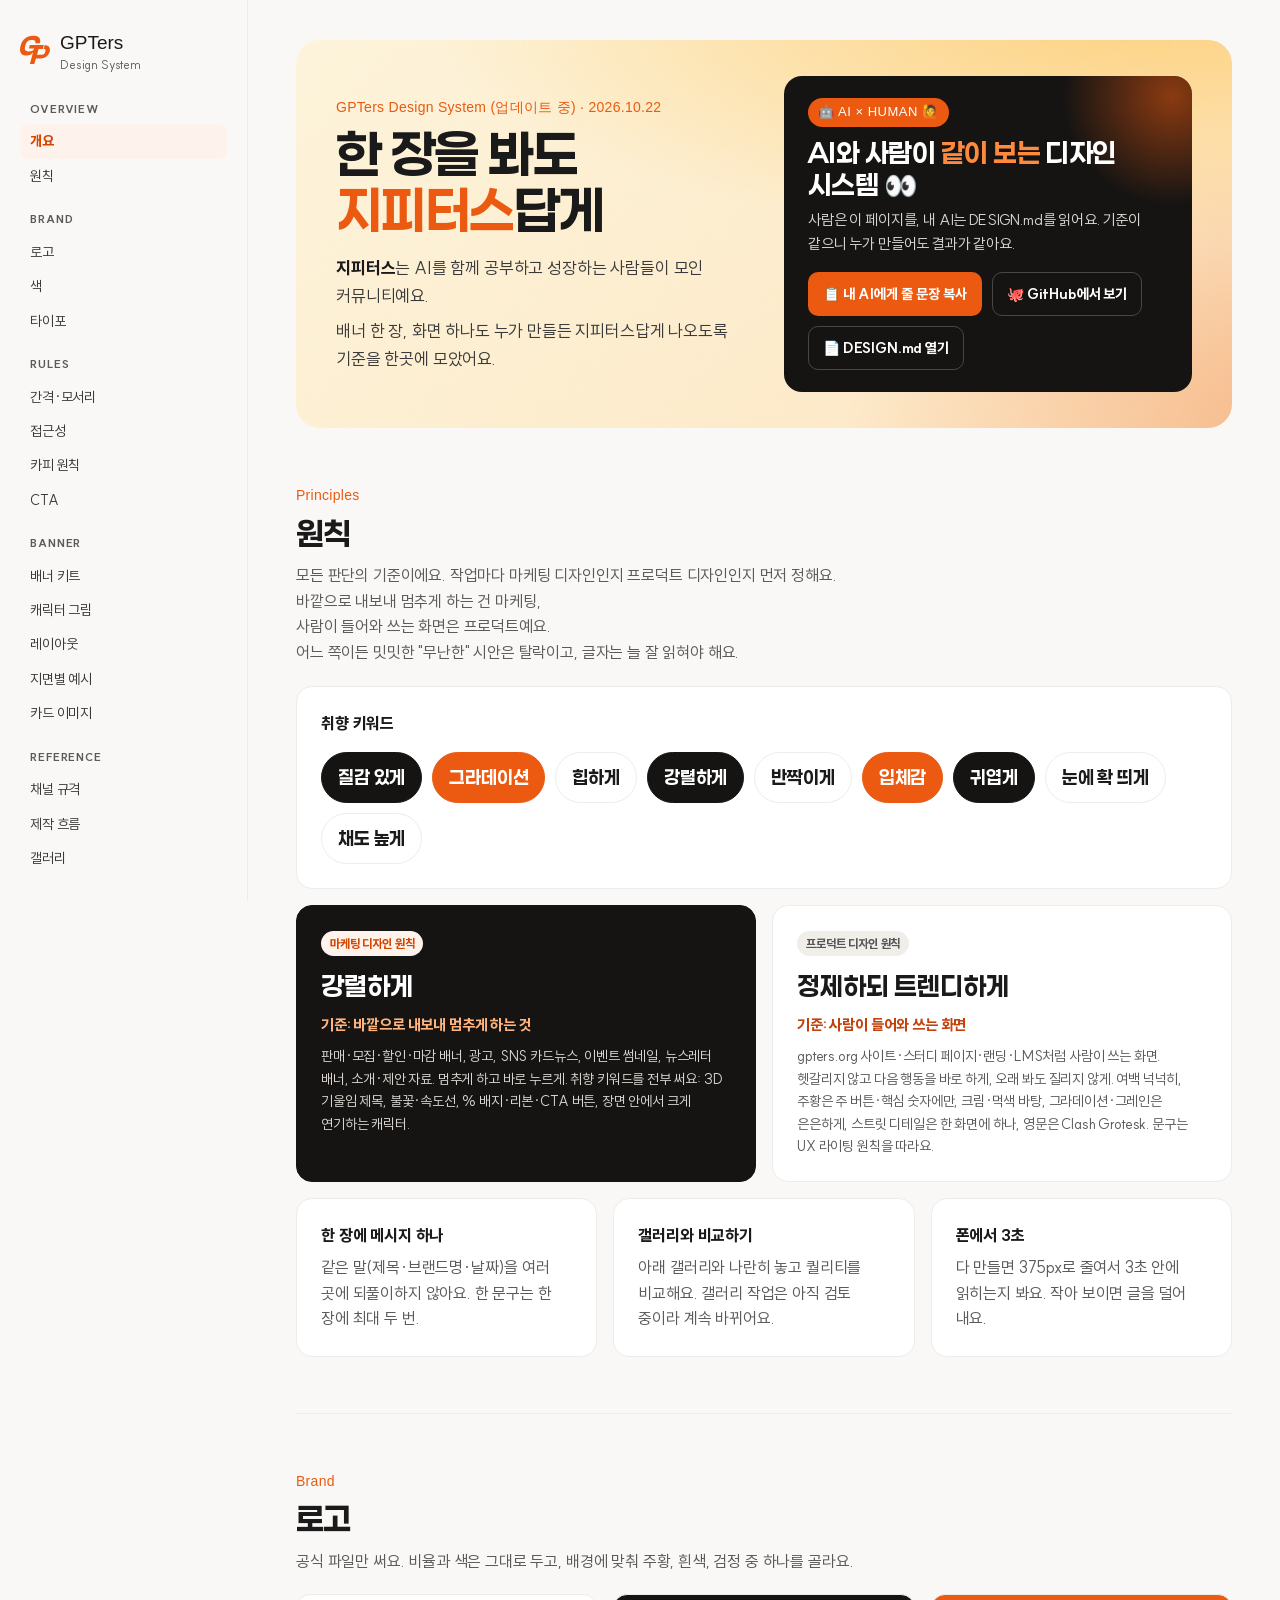
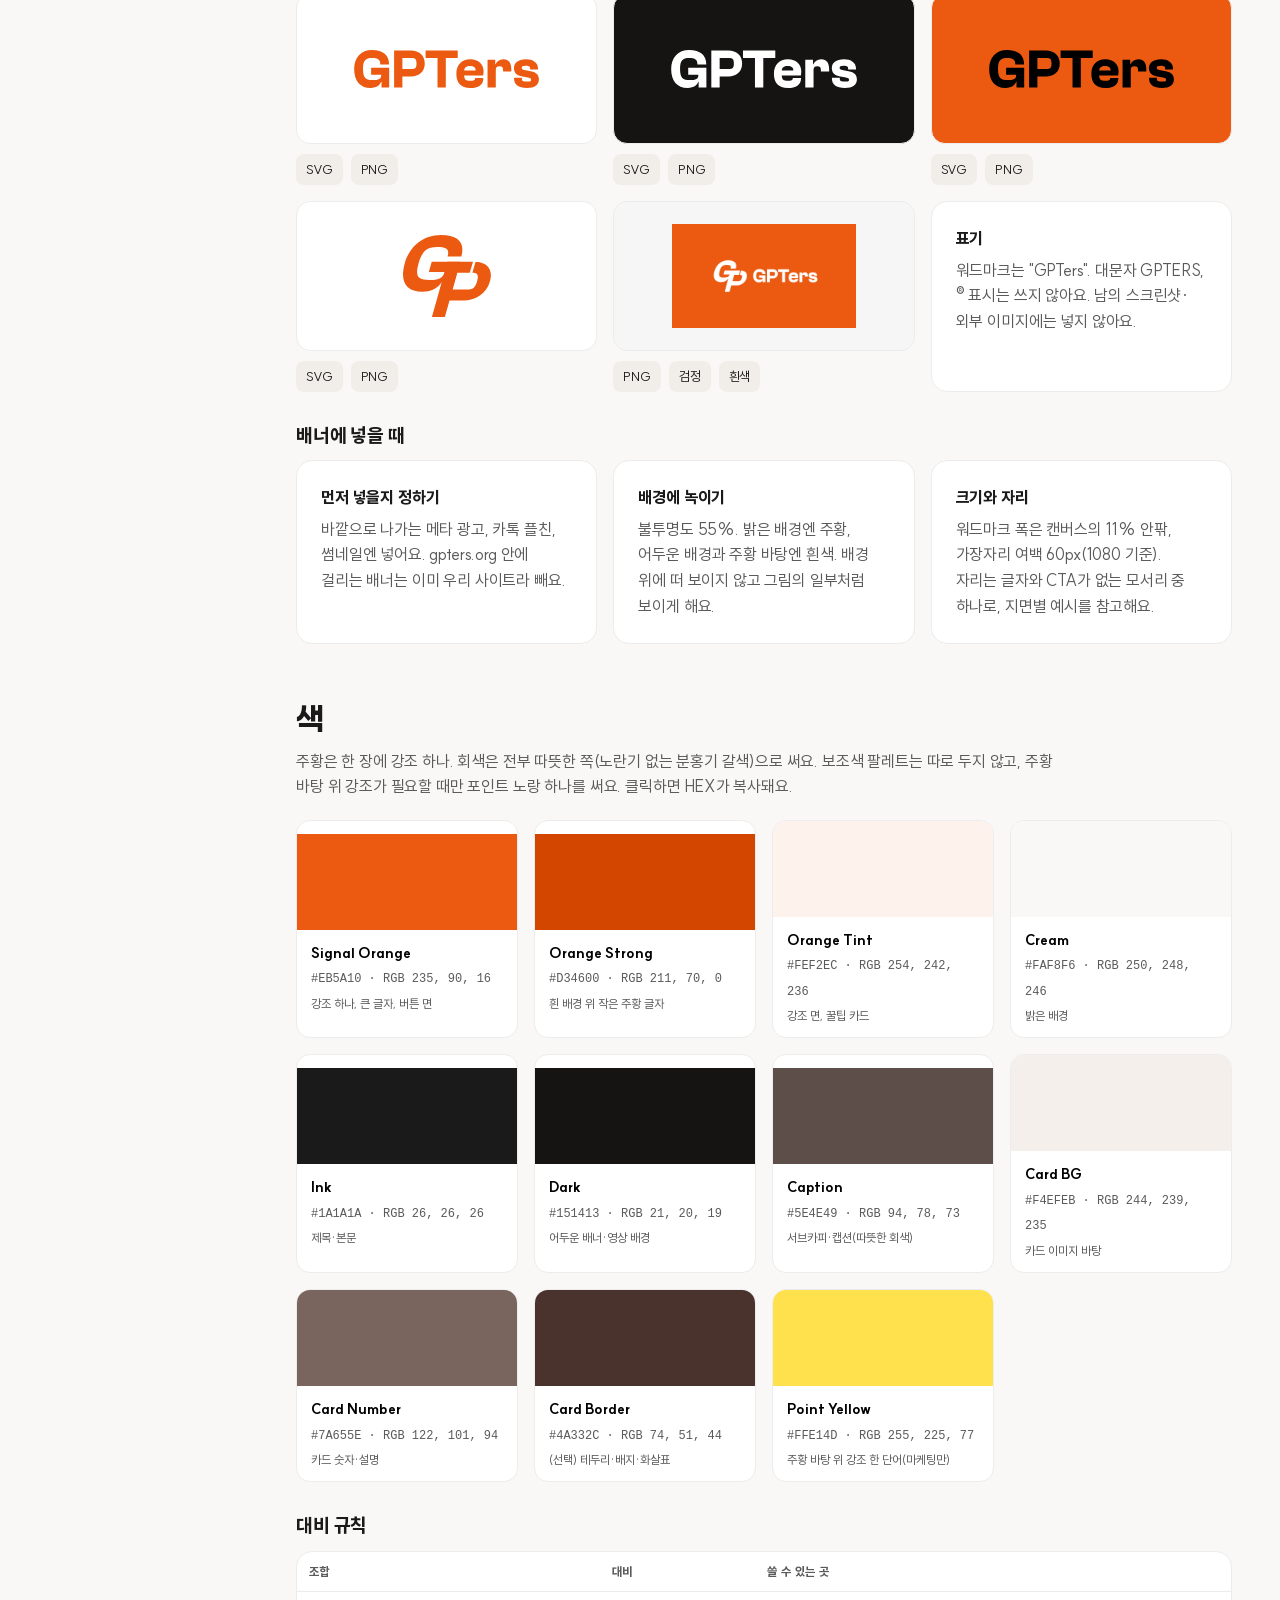
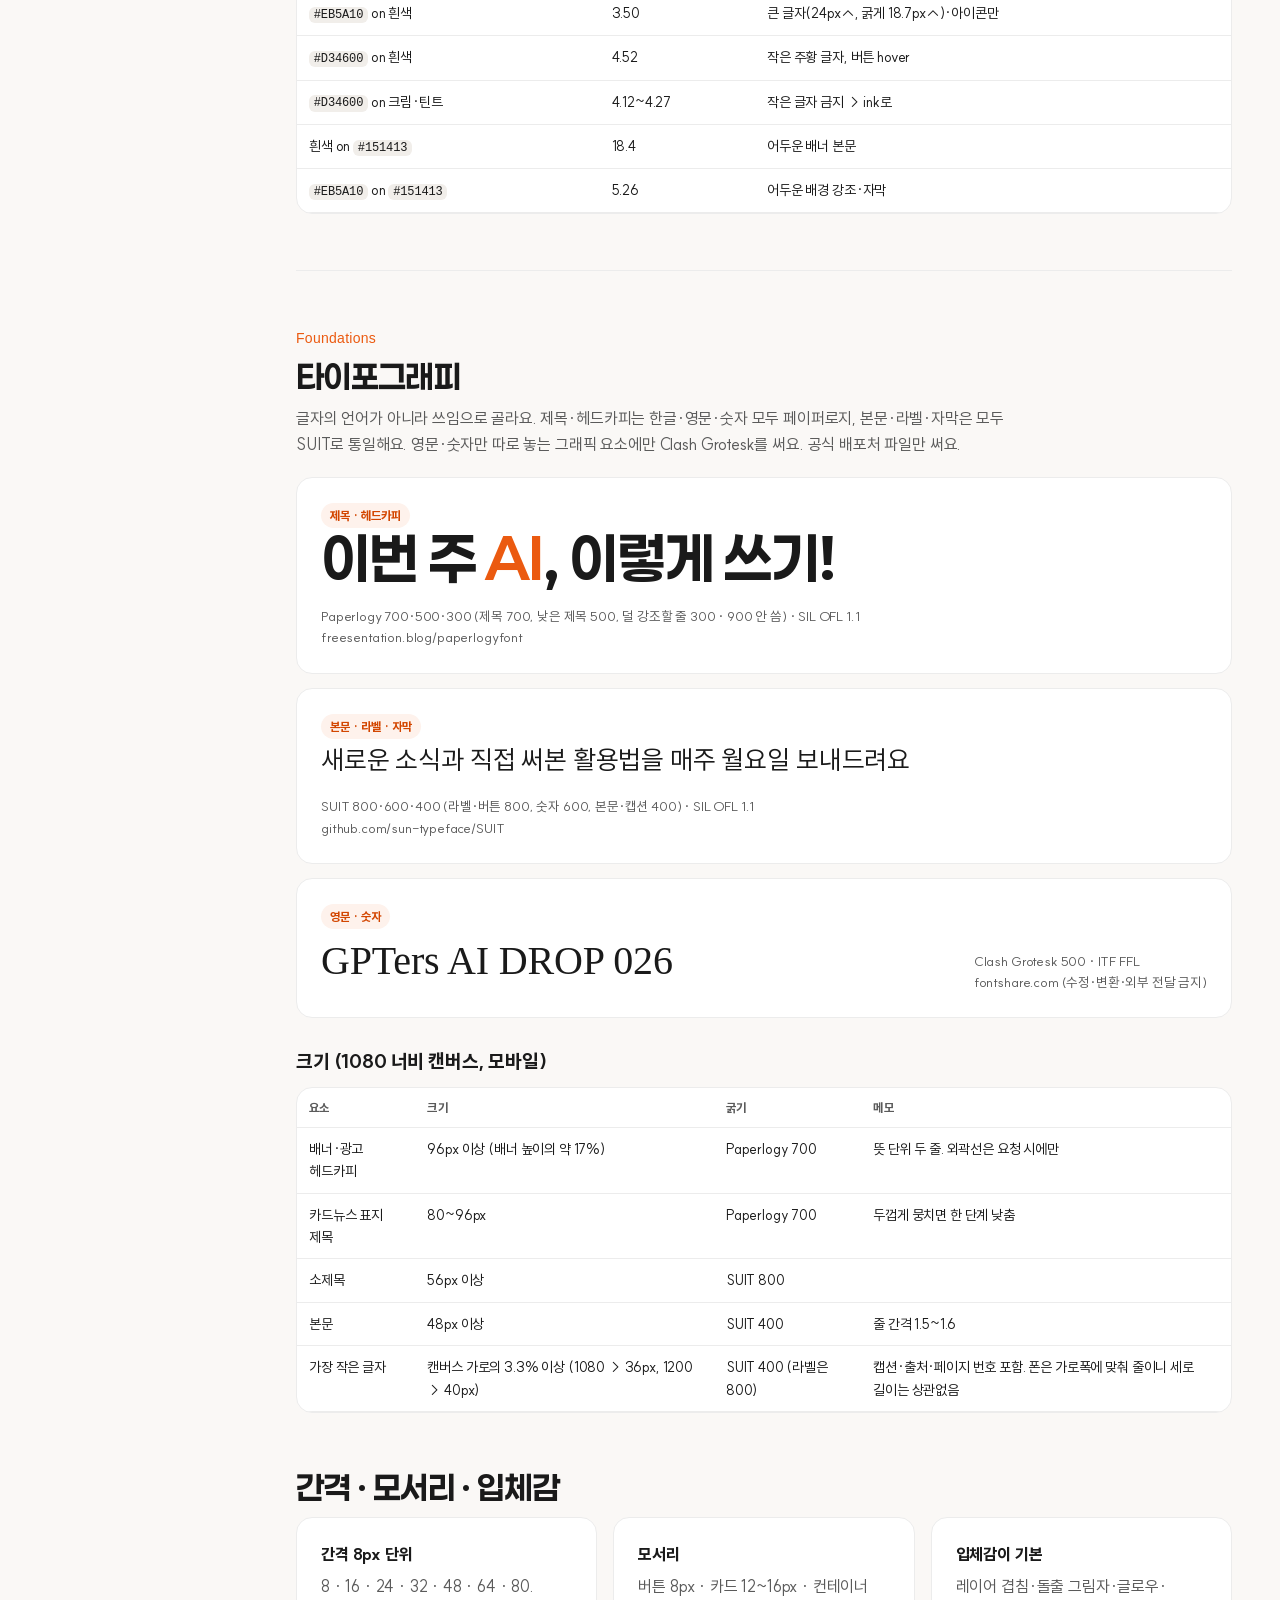
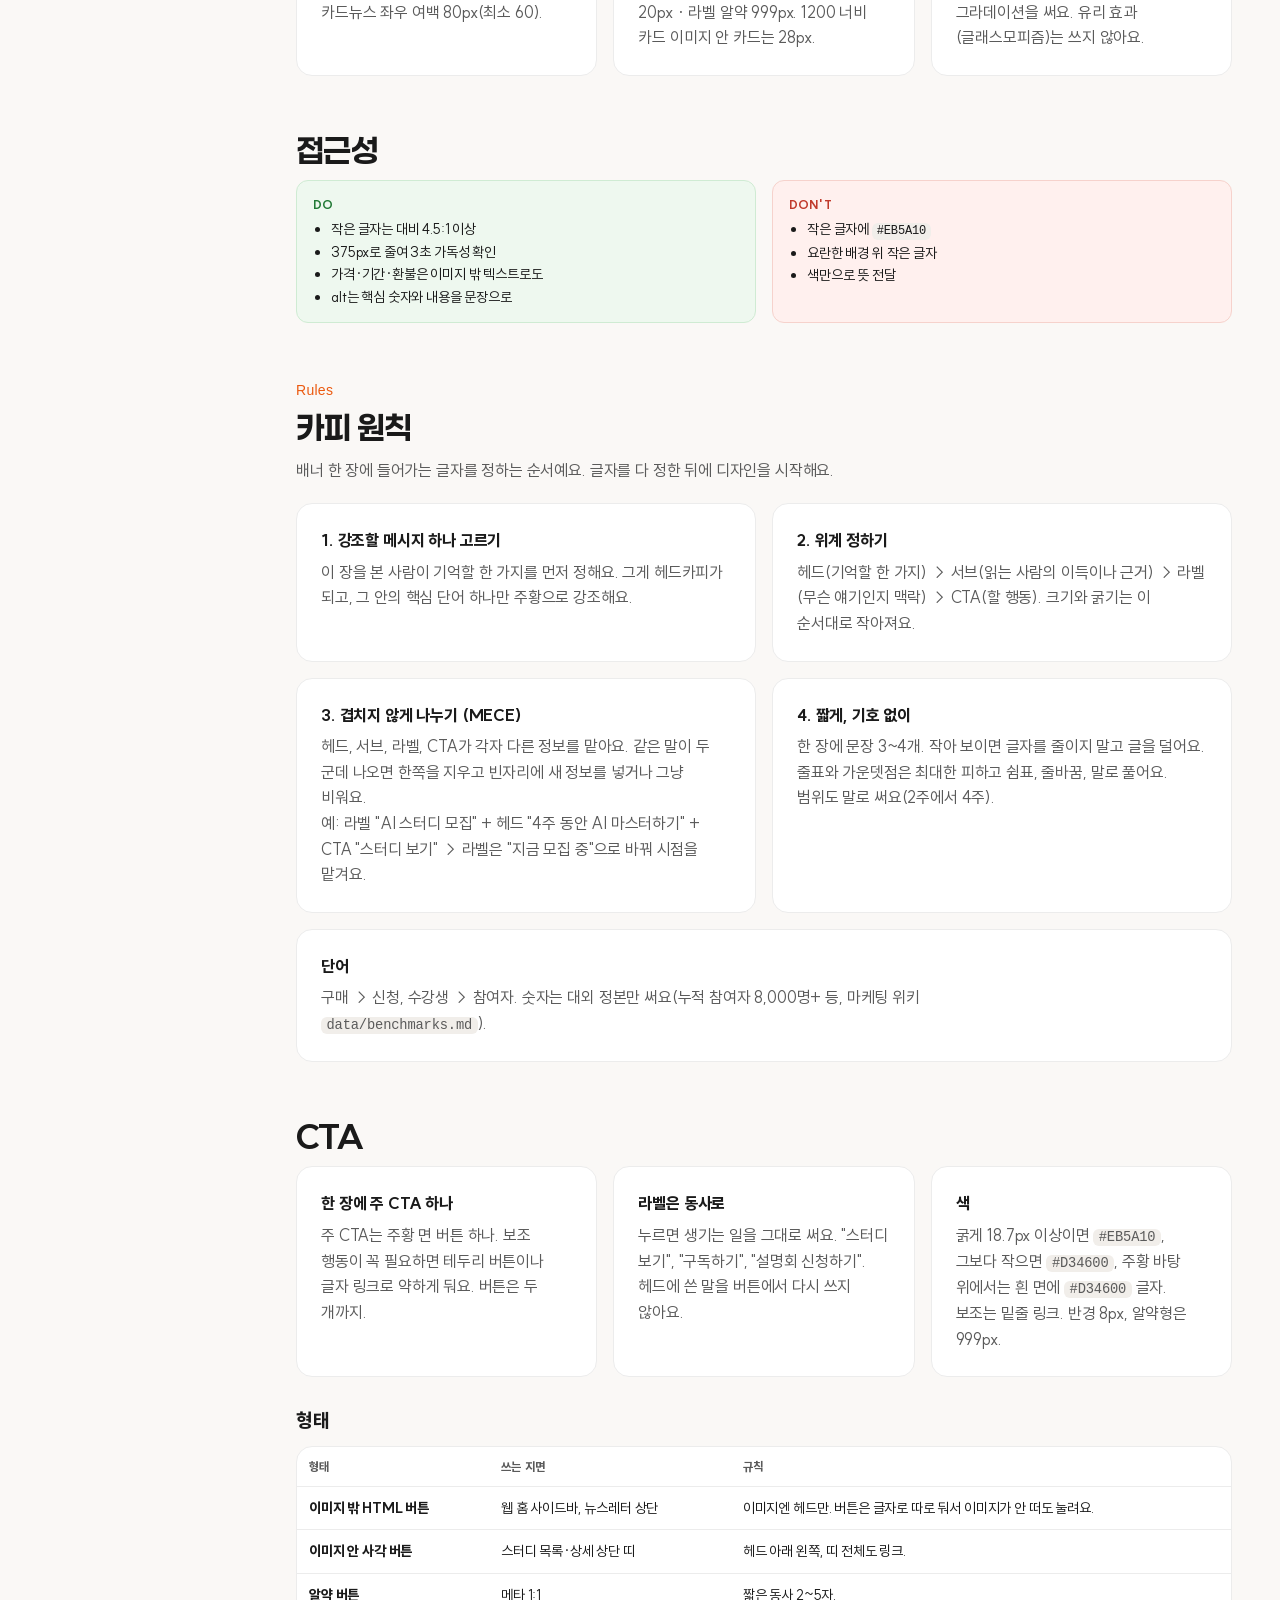
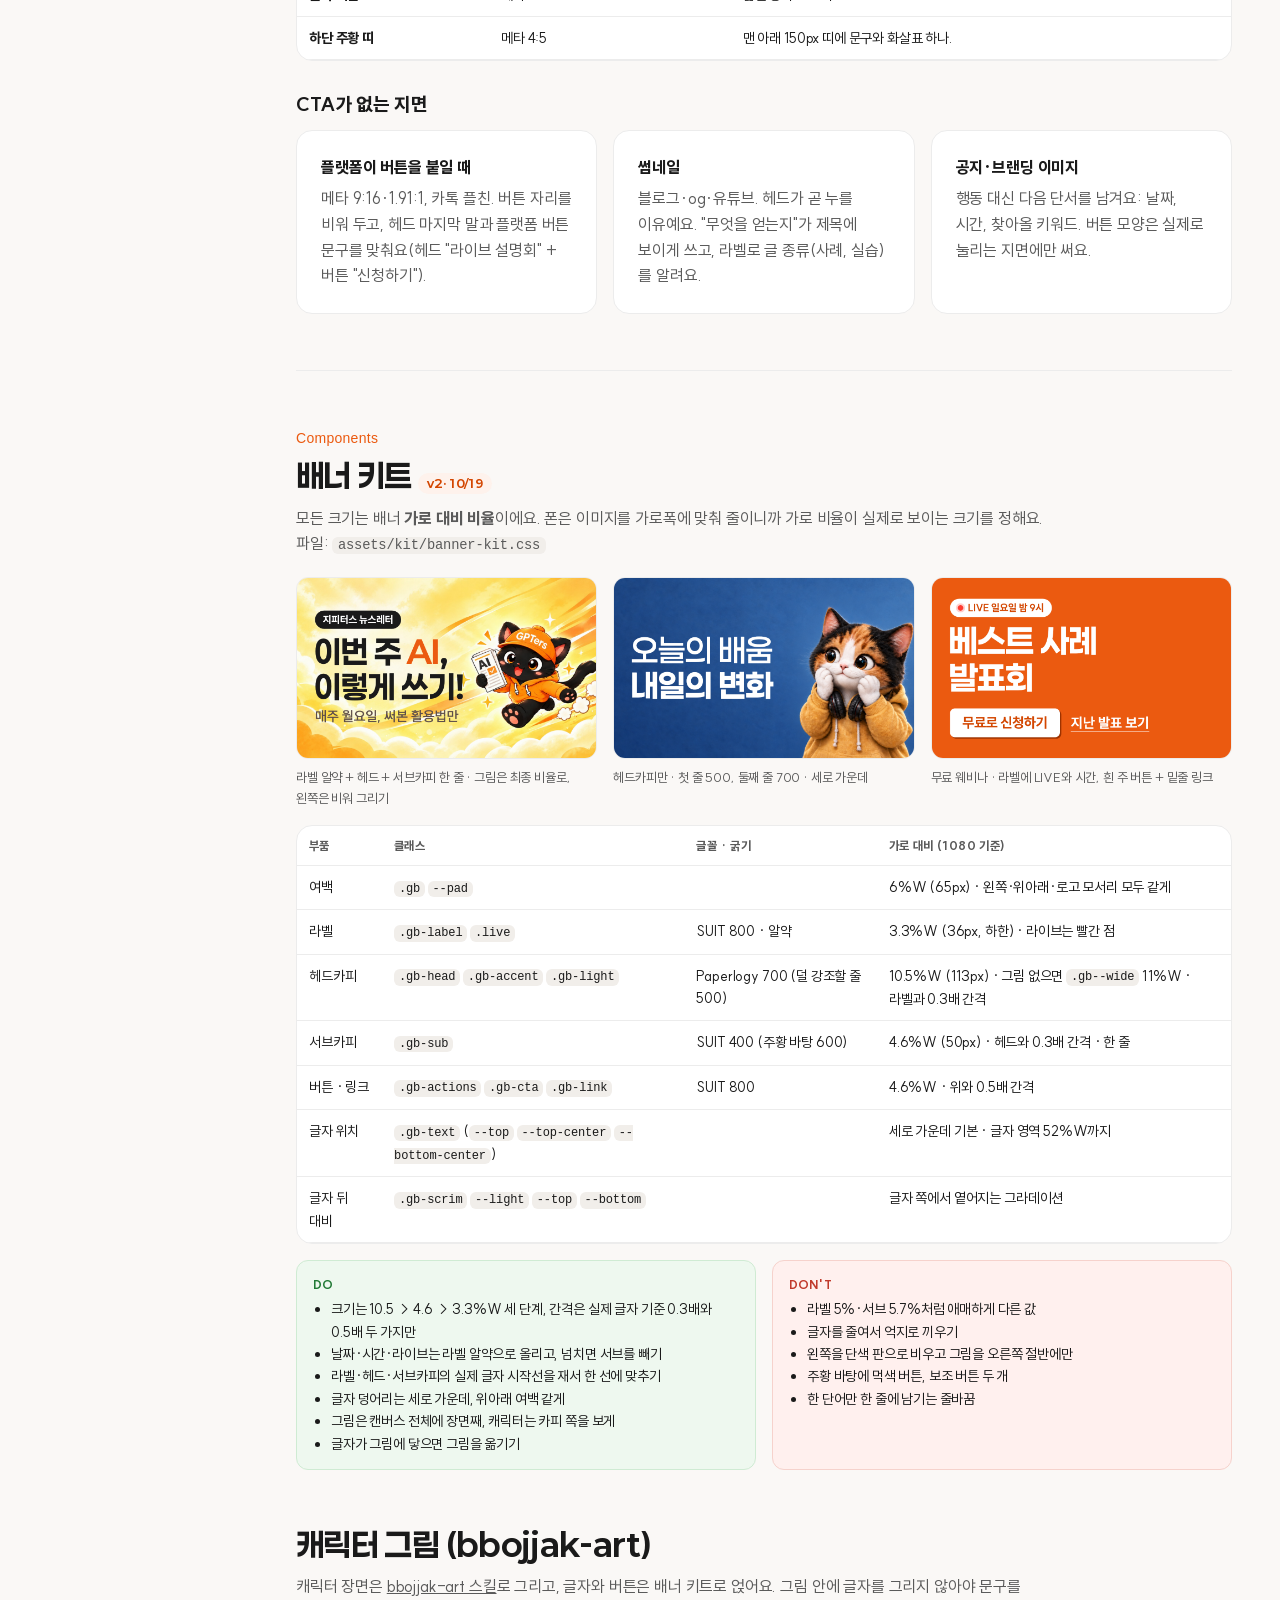
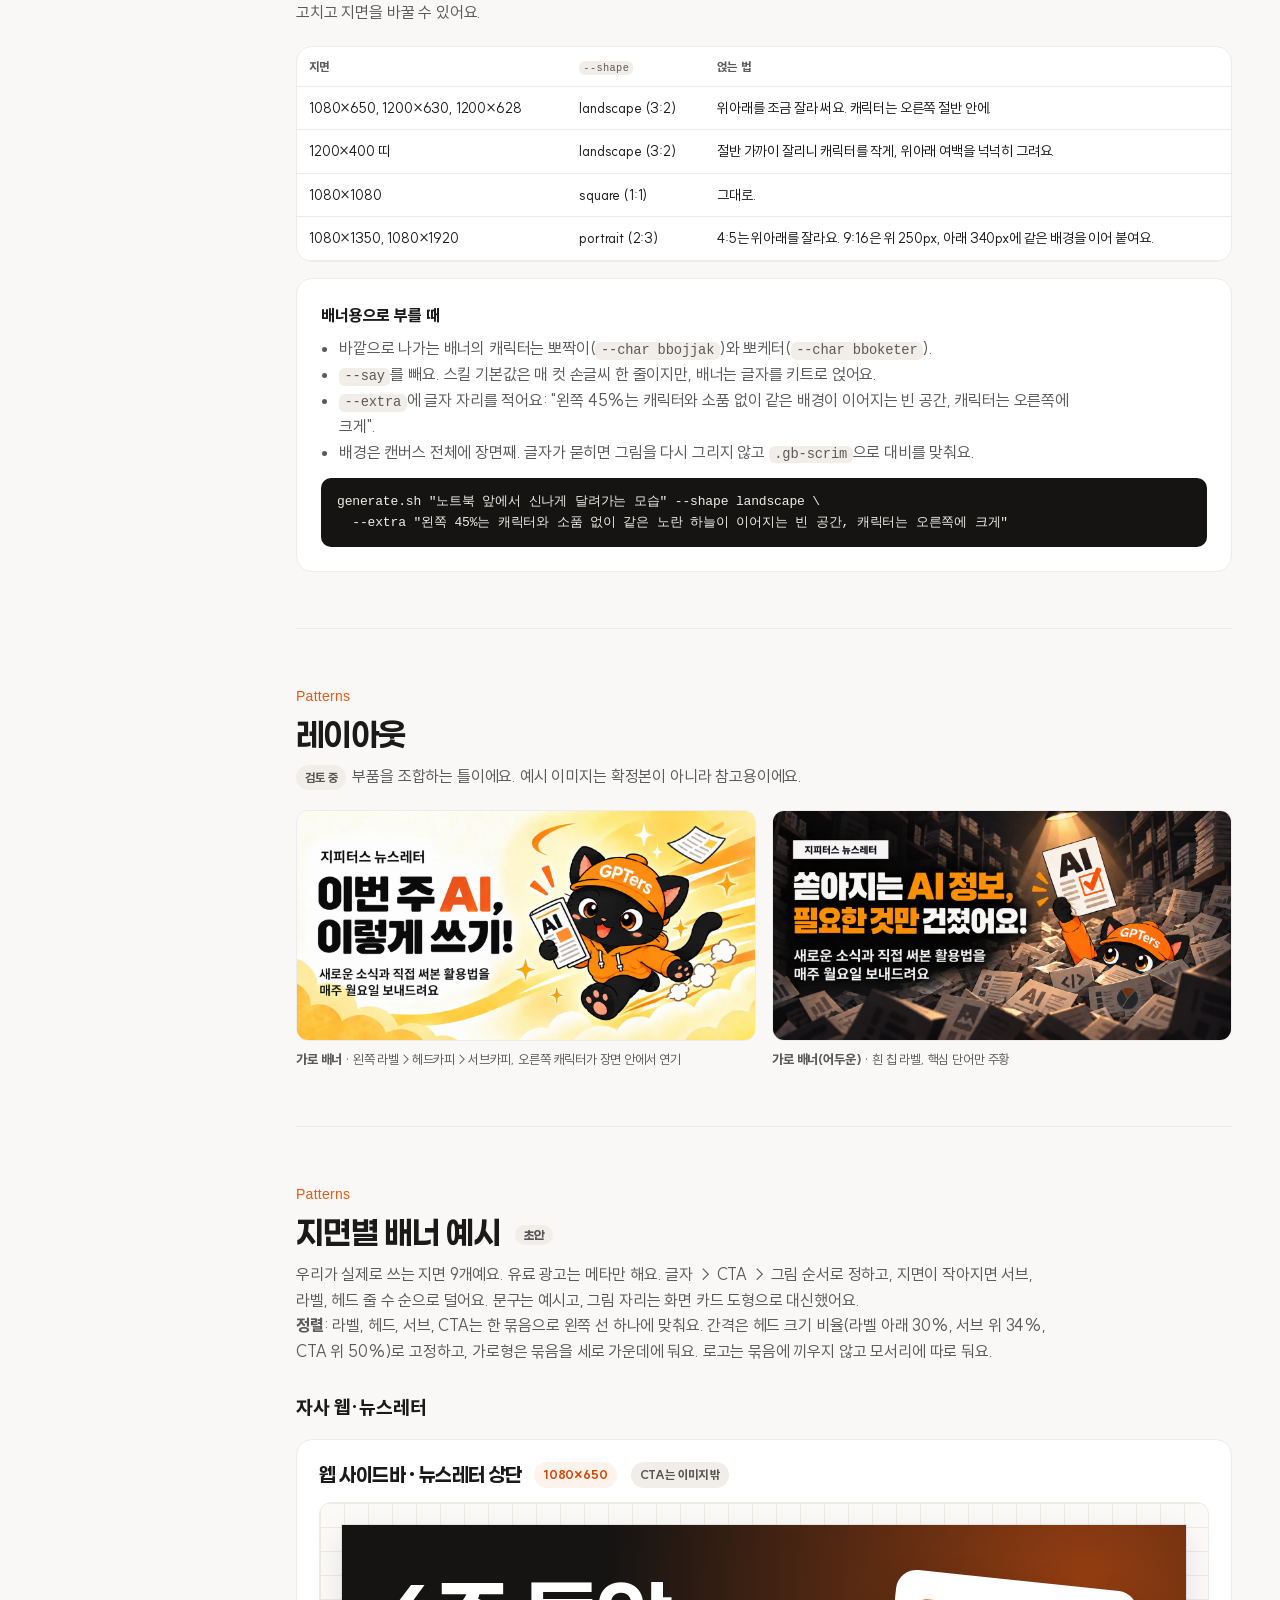
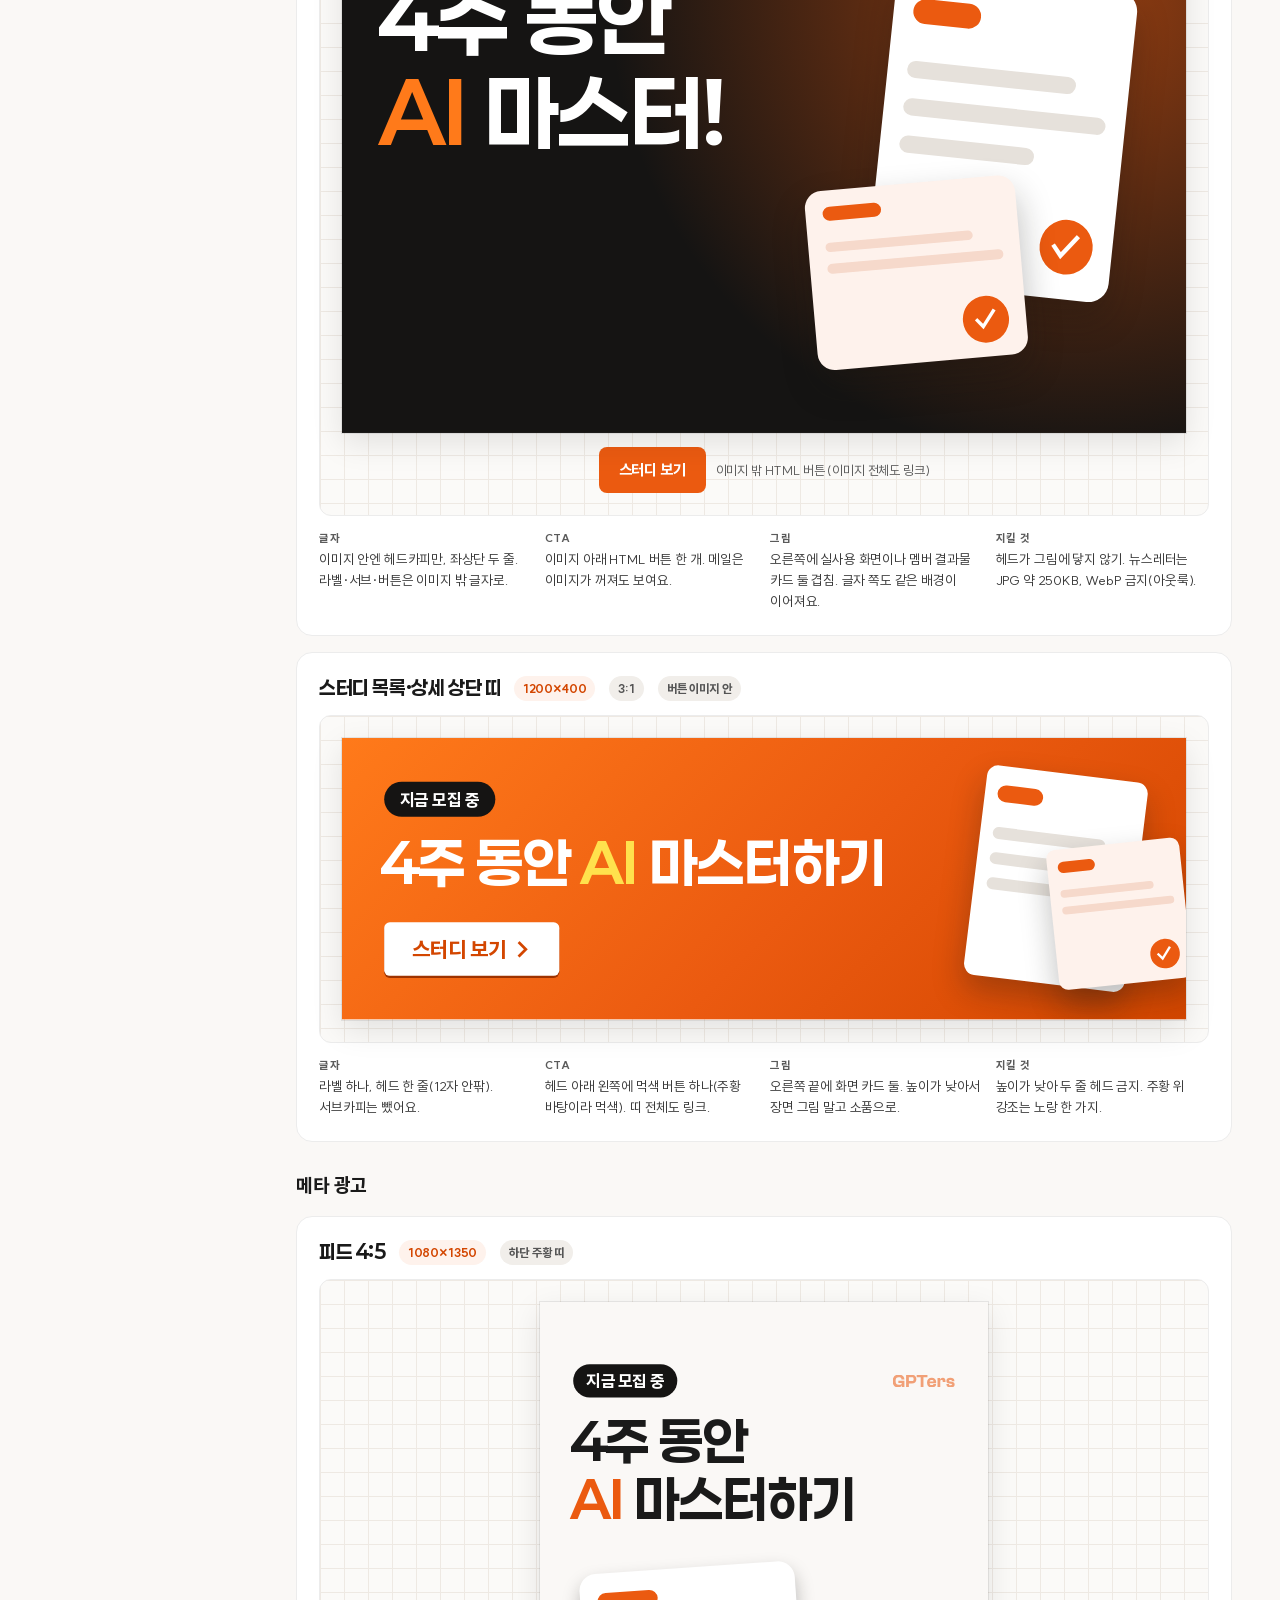
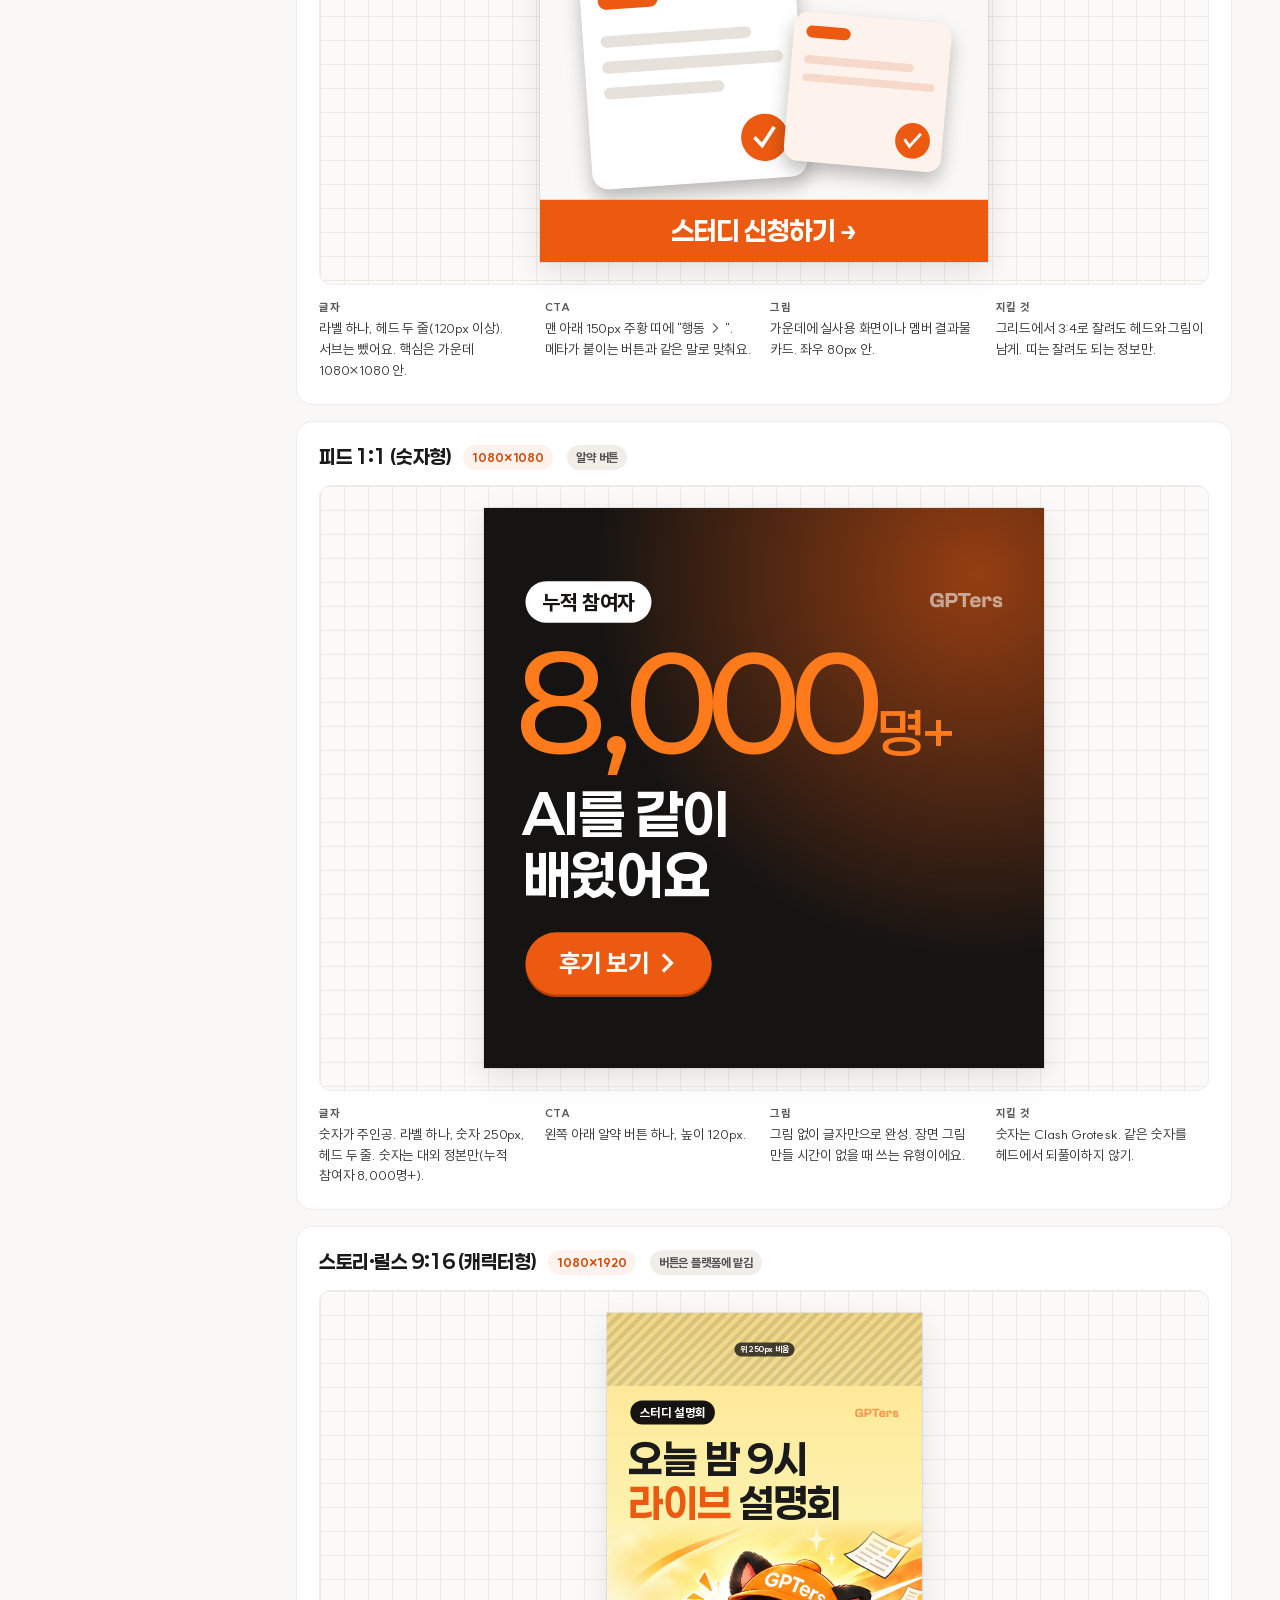
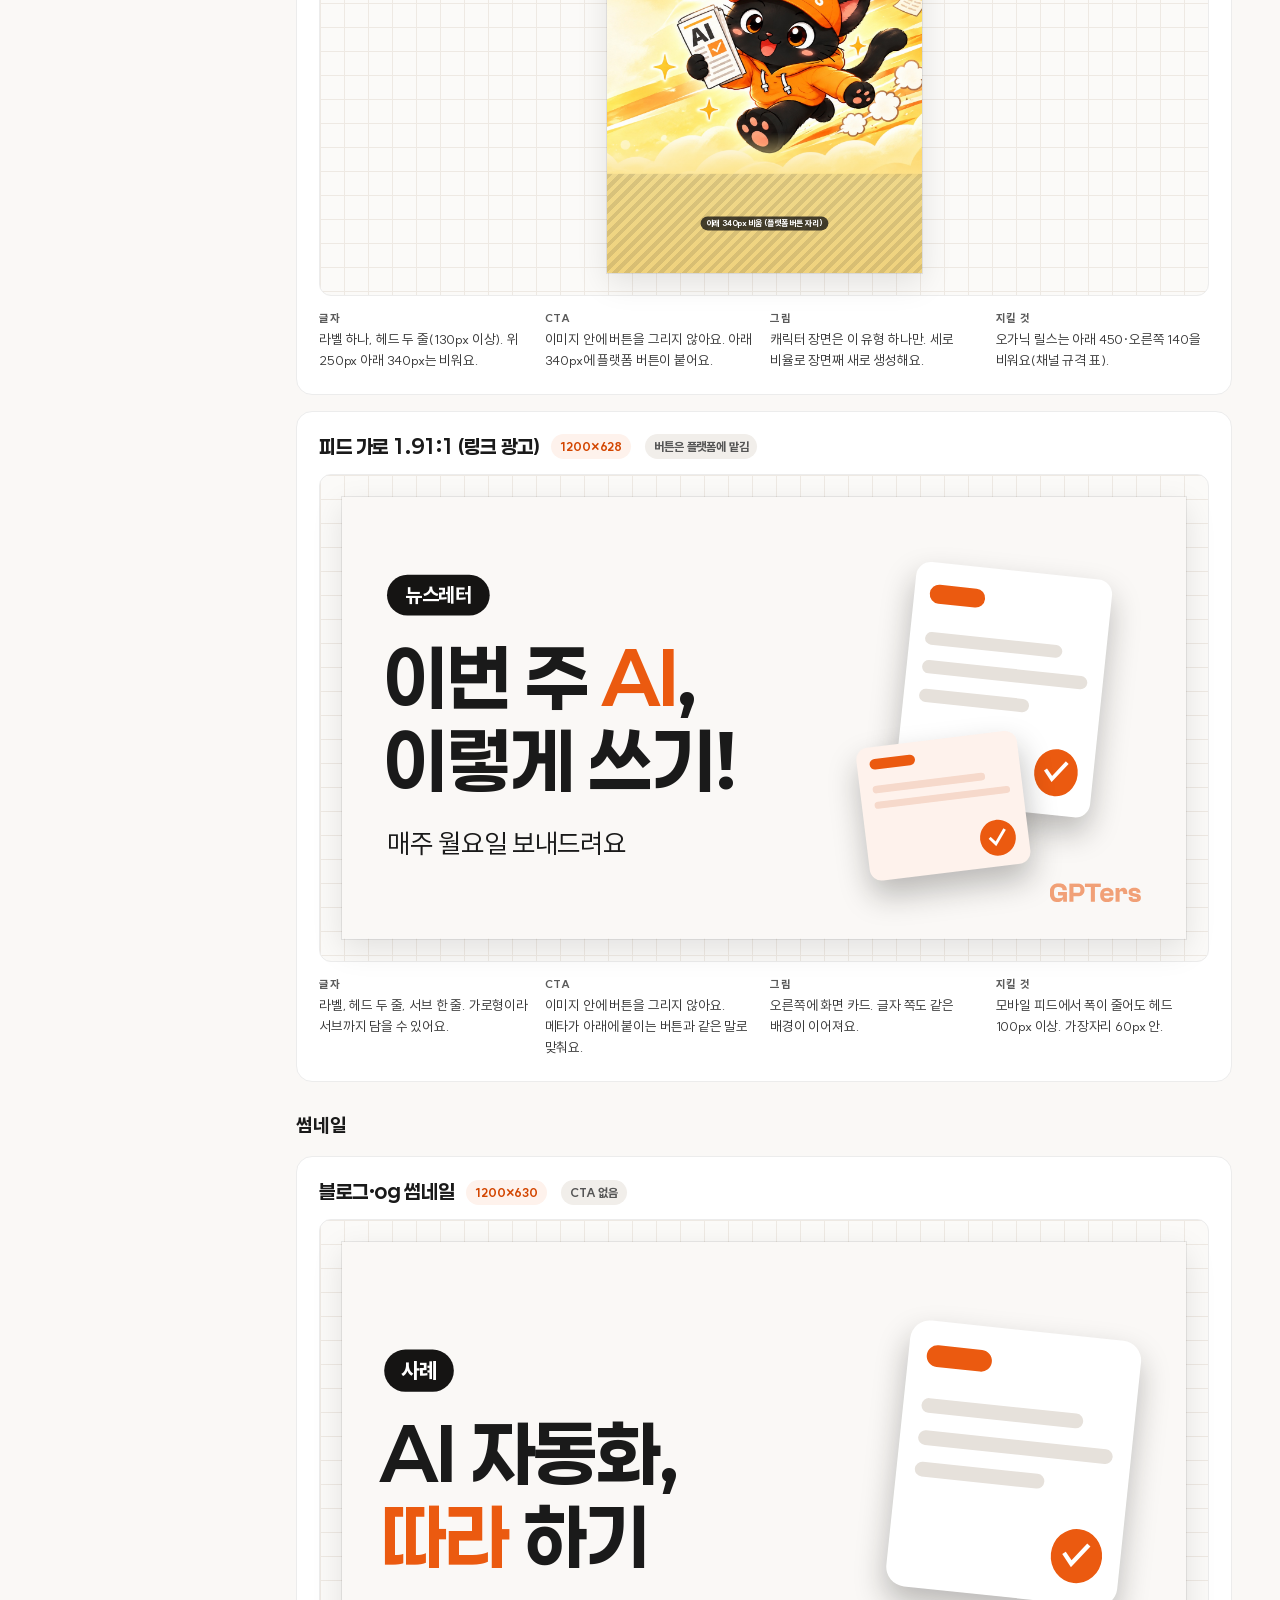
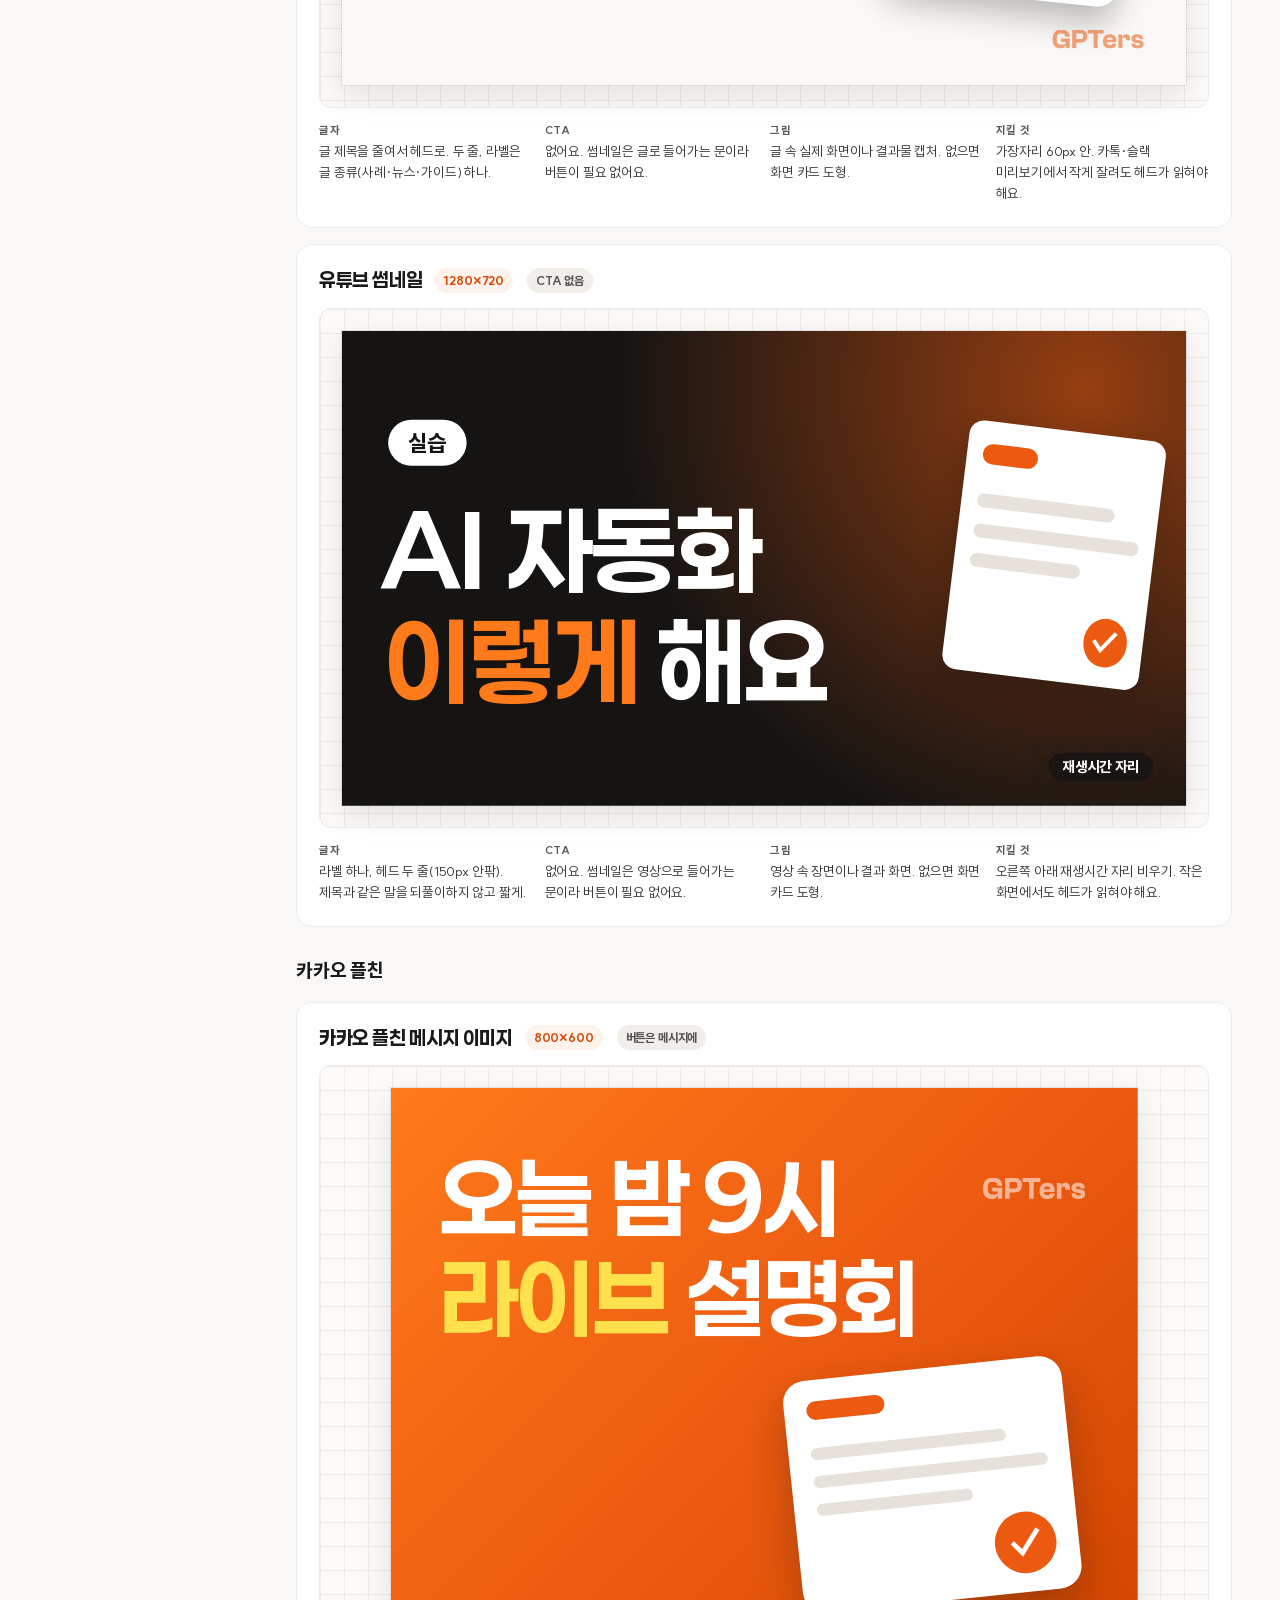
<file: index.html>
<!DOCTYPE html>
<html lang="ko">
<head>
<meta charset="UTF-8" />
<meta name="viewport" content="width=device-width, initial-scale=1.0" />
<title>GPTers 디자인 시스템</title>
<meta name="description" content="지피터스 콘텐츠·마케팅 디자인의 원칙, 파운데이션, 컴포넌트, 패턴, 갤러리(초안)" />
<link rel="icon" href="assets/logo/mark-orange.svg" />
<link rel="preconnect" href="https://api.fontshare.com" crossorigin />
<link href="https://api.fontshare.com/v2/css?f[]=clash-grotesk@600&display=swap" rel="stylesheet" />
<link rel="stylesheet" href="assets/kit/banner-kit.css" />
<link rel="stylesheet" href="assets/kit/banner-slots.css" />
<style>
  @font-face{font-family:'Paperlogy';font-weight:300;font-display:swap;src:url(assets/fonts/Paperlogy-3Light.ttf) format('truetype')}
  @font-face{font-family:'Paperlogy';font-weight:500;font-display:swap;src:url(assets/fonts/Paperlogy-5Medium.ttf) format('truetype')}
  @font-face{font-family:'Paperlogy';font-weight:700;font-display:swap;src:url(assets/fonts/Paperlogy-7Bold.ttf) format('truetype')}
  @font-face{font-family:'SUIT';font-weight:400;font-display:swap;src:url(assets/fonts/SUIT-Regular.woff2) format('woff2')}
  @font-face{font-family:'SUIT';font-weight:600;font-display:swap;src:url(assets/fonts/SUIT-SemiBold.woff2) format('woff2')}
  @font-face{font-family:'SUIT';font-weight:800;font-display:swap;src:url(assets/fonts/SUIT-ExtraBold.woff2) format('woff2')}

  :root{
    --orange:#EB5A10; --orange-strong:#D34600; --tint:#FEF2EC;
    --bg:#FAF8F6; --panel:#FFFFFF; --ink:#1A1A1A; --muted:#5A5A5A; --line:#ECECEC; --dark:#151413;
    --radius:16px; --side:248px;
  }
  *{box-sizing:border-box;margin:0;padding:0}
  html{scroll-behavior:smooth;scroll-padding-top:24px}
  body{font-family:'SUIT',-apple-system,BlinkMacSystemFont,'Apple SD Gothic Neo',sans-serif;background:var(--bg);color:var(--ink);font-weight:400;line-height:1.6;-webkit-font-smoothing:antialiased;letter-spacing:-0.01em}
  a{color:inherit}
  code{font-weight:400;font-family:ui-monospace,Menlo,monospace;font-size:.86em;background:#F1EEEA;padding:.1em .4em;border-radius:6px}

  /* layout */
  .side{position:fixed;inset:0 auto 0 0;width:var(--side);padding:28px 20px;border-right:1px solid var(--line);background:var(--bg);overflow-y:auto}
  .brand{display:flex;align-items:center;gap:10px;margin-bottom:28px;text-decoration:none}
  .brand img{width:30px;height:30px}
  .brand b{font-family:'Clash Grotesk',sans-serif;font-weight:500;font-size:19px;letter-spacing:0}
  .brand span{font-size:12px;color:var(--muted);display:block;line-height:1.2}
  .nav-group{margin-bottom:18px}
  .nav-group p{font-size:11px;font-weight:800;color:var(--muted);letter-spacing:.08em;text-transform:uppercase;margin:0 0 6px 10px}
  .nav a{display:block;padding:6px 10px;border-radius:8px;font-size:14px;text-decoration:none;color:#3a3a3a}
  .nav a:hover{background:#F1EEEA}
  .nav a.on{background:var(--tint);color:var(--orange-strong);font-weight:800}
  main{margin-left:var(--side);padding:40px 48px 120px;max-width:calc(var(--side) + 1040px)}
  section{padding-top:56px}
  section:first-of-type{padding-top:0}
  .eyebrow{font-family:'Clash Grotesk',sans-serif;font-weight:500;color:var(--orange);font-size:14px;letter-spacing:.02em;margin-bottom:8px}
  h1{font-family:'Paperlogy';font-weight:700;font-size:clamp(34px,4.4vw,52px);line-height:1.08;letter-spacing:-0.03em}
  h1 em{font-style:normal;color:var(--orange)}
  h2{font-family:'Paperlogy';font-weight:700;font-size:32px;letter-spacing:-0.02em;line-height:1.2;margin-bottom:10px}
  h3{font-family:'SUIT';font-weight:800;font-size:19px;margin:28px 0 10px}
  .lead{font-size:18px;line-height:1.65;color:#3a3a3a;max-width:640px}
  body,p,h1,h2,h3,li,td{word-break:keep-all;overflow-wrap:break-word}
  .desc{color:var(--muted);max-width:760px;margin-bottom:20px}
  .card{background:var(--panel);border:1px solid var(--line);border-radius:var(--radius);padding:24px}
  .grid{display:grid;gap:16px}
  .g2{grid-template-columns:repeat(2,minmax(0,1fr))}
  .g3{grid-template-columns:repeat(3,minmax(0,1fr))}
  .g4{grid-template-columns:repeat(4,minmax(0,1fr))}
  .tag{display:inline-block;font-size:12px;font-weight:800;padding:3px 9px;border-radius:999px;background:var(--tint);color:var(--orange-strong);margin-right:6px}
  .tag.gray{background:#F1EEEA;color:#555}
  .hr{height:1px;background:var(--line);margin:56px 0 0}

  /* hero */
  .hero{padding:36px 40px;border-radius:24px;background:
      radial-gradient(1200px 400px at 90% -10%,rgba(255,178,26,.45),transparent 60%),
      radial-gradient(800px 500px at 110% 100%,rgba(235,90,16,.35),transparent 60%),
      linear-gradient(135deg,#FFF6DC,#FFE7C2);position:relative;overflow:hidden}
  .hero::after{content:"";position:absolute;inset:0;background-image:url("data:image/svg+xml,%3Csvg xmlns='http://www.w3.org/2000/svg' width='160' height='160'%3E%3Cfilter id='n'%3E%3CfeTurbulence type='fractalNoise' baseFrequency='.9' numOctaves='2'/%3E%3C/filter%3E%3Crect width='160' height='160' filter='url(%23n)' opacity='.07'/%3E%3C/svg%3E");pointer-events:none}
  .hero .lead{margin-top:18px}
  .hero-meta{margin-top:22px;display:flex;flex-wrap:wrap;gap:8px}
  .hero-grid{position:relative;z-index:1;display:grid;grid-template-columns:minmax(0,1fr) minmax(0,1fr);gap:40px;align-items:center}
  .hero-grid .ai-card{margin-top:0;width:auto;max-width:none}
  @media (max-width:1100px){.hero-grid{grid-template-columns:1fr;gap:22px}}
  .hero-intro{margin-top:16px;display:grid;gap:6px;max-width:640px}
  .hero-intro p{font-size:17px;line-height:1.65;color:#3a3a3a}
  .hero-intro b{color:var(--ink)}
  .ai-card{margin-top:22px;position:relative;z-index:1;border-radius:18px;padding:22px 24px;width:fit-content;max-width:600px;background:var(--dark);color:#fff;overflow:hidden}
  .ai-card::before{content:"";position:absolute;right:-90px;top:-90px;width:220px;height:220px;border-radius:50%;background:radial-gradient(circle,#EB5A10 0%,rgba(235,90,16,0) 70%);opacity:.55}
  .ai-card .pill{display:inline-block;font-family:'Clash Grotesk',sans-serif;font-weight:500;font-size:13px;letter-spacing:.04em;padding:4px 10px;border-radius:999px;background:#EB5A10;color:#fff}
  .ai-card h3{position:relative;margin:10px 0 6px;font-family:'Paperlogy';font-weight:700;font-size:clamp(22px,2.4vw,27px);line-height:1.2;letter-spacing:-0.02em}
  .ai-card h3 em{font-style:normal;color:#FF8A3D}
  .ai-card p{position:relative;font-size:15px;line-height:1.6;color:#D9D4CF;max-width:560px}
  .ai-actions{position:relative;margin-top:16px;display:flex;flex-wrap:wrap;gap:10px}
  .ai-actions a,.ai-actions button{font:inherit;font-size:14px;font-weight:800;padding:10px 14px;border-radius:10px;cursor:pointer;text-decoration:none;border:1.5px solid transparent;display:inline-flex;align-items:center;gap:8px}
  .ai-actions .primary{background:#EB5A10;color:#fff}
  .ai-actions .primary:hover{background:#D34600}
  .ai-actions .ghost{background:transparent;color:#fff;border-color:#4a4643}
  .ai-actions .ghost:hover{border-color:#fff}
  @media (max-width:640px){.ai-card{padding:22px 18px}.ai-actions a,.ai-actions button{width:100%;justify-content:center}}

  .kw{display:flex;flex-wrap:wrap;gap:10px;margin-top:16px}
  .kw span{font-family:'Paperlogy';font-weight:700;font-size:18px;padding:10px 16px;border-radius:999px;background:var(--panel);border:1px solid var(--line)}
  .kw span:nth-child(3n+1){background:var(--dark);color:#fff;border-color:var(--dark)}
  .kw span:nth-child(4n+2){background:var(--orange);color:#fff;border-color:var(--orange)}

  /* logo */
  .logo-tile{border-radius:14px;height:150px;display:flex;align-items:center;justify-content:center;border:1px solid var(--line)}
  .logo-tile img{max-width:62%;max-height:44%}
  .dl{display:flex;gap:8px;margin-top:10px;font-size:13px}
  .dl a{padding:5px 10px;border-radius:8px;background:#F1EEEA;text-decoration:none;font-weight:400}
  .dl a:hover{background:var(--tint);color:var(--orange-strong)}

  /* color */
  .sw{border-radius:14px;overflow:hidden;border:1px solid var(--line);background:var(--panel);cursor:pointer;text-align:left;font:inherit;padding:0}
  .sw i{display:block;height:96px}
  .sw div{padding:12px 14px}
  .sw b{display:block;font-size:14px}
  .sw small{color:var(--muted);font-family:ui-monospace,Menlo,monospace;font-size:12px}
  .sw em{display:block;font-style:normal;font-size:12px;color:#555;margin-top:4px}
  .toast{position:fixed;left:50%;bottom:28px;transform:translateX(-50%) translateY(20px);background:var(--dark);color:#fff;padding:10px 18px;border-radius:999px;font-size:14px;opacity:0;transition:.25s;pointer-events:none;z-index:9}
  .toast.show{opacity:1;transform:translateX(-50%)}

  /* type */
  .spec{display:flex;justify-content:space-between;align-items:flex-end;gap:16px;flex-wrap:wrap}
  .spec .big{font-size:56px;line-height:1.1}
  table{width:100%;border-collapse:collapse;font-size:14px}
  th,td{text-align:left;padding:10px 12px;border-bottom:1px solid var(--line);vertical-align:top}
  th{font-size:12px;color:var(--muted);font-weight:800;letter-spacing:.03em}
  .tbl{background:var(--panel);border:1px solid var(--line);border-radius:var(--radius);overflow:auto}

  /* components */
  .stage{background:
      linear-gradient(#EEE9E3 1px,transparent 1px) 0 0/24px 24px,
      linear-gradient(90deg,#EEE9E3 1px,transparent 1px) 0 0/24px 24px,#FBFAF8;
      border:1px solid var(--line);border-radius:var(--radius);padding:28px;display:flex;align-items:center;justify-content:center;min-height:140px;flex-wrap:wrap;gap:14px}
  .demo-wrap{width:100%}
  .demo-wrap .gb{border-radius:12px;box-shadow:0 10px 30px rgba(0,0,0,.08)}
  .do,.dont{border-radius:12px;padding:14px 16px;font-size:14px}
  .do{background:#EEF8EF;border:1px solid #CFEBD3}
  .dont{background:#FFF0EE;border:1px solid #F6D2CC}
  .do b,.dont b{display:block;font-size:12px;letter-spacing:.06em;margin-bottom:4px}
  .do b{color:#227A36}.dont b{color:#C0392B}
  .do ul,.dont ul{padding-left:18px}

  .kit-pair{display:grid;grid-template-columns:minmax(0,1fr) minmax(0,1fr);gap:20px}
  .kit-panel{min-width:0;padding:20px;border:1px solid var(--line);border-radius:16px;background:var(--panel)}
  .kit-panel h3{margin:0 0 16px;font-size:16px}
  .banner-guide,.headline-guide{position:relative;aspect-ratio:2/1;border:1px solid #D6CDC4;border-radius:10px;background:linear-gradient(120deg,#FAF8F6,#EEE7DF);overflow:hidden;container-type:inline-size}
  .guide-copy{position:absolute;left:5%;top:17%;width:50%;border-left:1px dashed #D34600;padding-left:0}
  .guide-copy strong{display:block;font-family:Paperlogy;font-weight:700;font-size:8.5cqw;line-height:1.08;letter-spacing:-.02em;white-space:nowrap}
  .guide-label{display:block;font-size:3.1cqw;font-weight:800;margin-bottom:1.9cqw}
  .guide-label,.guide-sub{margin-left:0.7cqw}
  .guide-sub{display:block;font-size:2.85cqw;margin-top:1.75cqw;white-space:nowrap}
  .guide-art{position:absolute;right:5%;top:10%;width:38%;height:80%;border:2px dashed #897F73;border-radius:45% 45% 20% 20%;display:flex;flex-direction:column;align-items:center;justify-content:center;text-align:center;font-size:3cqw;font-weight:800;background:#FFFFFF70}
  .guide-art span{font-size:2.6cqw;font-weight:400;margin-top:12px}
  .guide-note{margin:12px 0 0;font-size:13px;color:var(--muted);line-height:1.7}
  .headline-panel{margin-top:20px}
  .headline-guide strong{position:absolute;left:8%;top:50%;transform:translateY(-50%);font-family:Paperlogy;font-size:9.5cqw;font-weight:700;line-height:1.08;letter-spacing:-.02em;z-index:1}
  .headline-guide strong span{font-weight:500}
  .headline-art{position:absolute;right:5%;top:10%;width:38%;height:80%;border:2px dashed #897F73;display:flex;align-items:center;justify-content:center;border-radius:20px;font-size:2.5cqw;text-align:center}
  @media(max-width:1100px){.kit-pair{grid-template-columns:1fr}}

  /* patterns, gallery */
  .gallery-group{border:1px solid var(--line);border-radius:14px;background:var(--panel);margin-top:12px;overflow:hidden}
  .gallery-group summary{display:flex;align-items:center;justify-content:space-between;gap:16px;padding:18px 20px;cursor:pointer;list-style:none;font-weight:800}
  .gallery-group summary::-webkit-details-marker{display:none}
  .gallery-group summary::after{content:"＋";font-size:24px;line-height:1;color:var(--muted);flex-shrink:0}
  .gallery-group[open] summary::after{content:"−"}
  .gallery-group summary:hover{background:var(--bg)}
  .gallery-group summary:focus-visible{outline:2px solid var(--orange);outline-offset:-4px}
  .gallery-group .grid{padding:0 20px 20px;grid-template-columns:repeat(auto-fill,minmax(150px,1fr));gap:16px}
  .gallery-thumb{display:block;width:100%;padding:0;border:0;background:transparent;cursor:zoom-in;border-radius:12px}
  .gallery-thumb img{height:130px;object-fit:contain;background:#F6F6F6}
  .gallery-thumb:focus-visible{outline:2px solid var(--orange);outline-offset:4px}
  .image-viewer{border:0;border-radius:16px;padding:16px;background:var(--panel);max-width:92vw;max-height:92vh}
  .image-viewer::backdrop{background:rgba(0,0,0,.75)}
  .image-viewer img{display:block;max-width:85vw;max-height:75vh;object-fit:contain;margin:auto}
  .image-viewer header{display:flex;justify-content:space-between;align-items:center;gap:24px;margin-bottom:12px}
  .image-viewer button{cursor:pointer;border:1px solid var(--line);background:var(--bg);padding:8px 14px;border-radius:8px;font:inherit}
  @media(max-width:480px){.gallery-group .grid{grid-template-columns:repeat(2,minmax(0,1fr));padding:0 12px 12px}.gallery-thumb img{height:100px}}

  figure{margin:0}
  figure img{width:100%;display:block;border-radius:12px;border:1px solid var(--line);background:#fff}
  figcaption{font-size:13px;color:var(--muted);margin-top:8px}
  .steps{counter-reset:s;display:grid;gap:10px}
  .step{counter-increment:s;display:grid;grid-template-columns:44px 1fr;gap:12px;align-items:start;background:var(--panel);border:1px solid var(--line);border-radius:14px;padding:14px 16px}
  .step::before{content:counter(s);font-family:'Paperlogy';font-weight:700;font-size:22px;color:#fff;background:var(--orange);width:44px;height:44px;border-radius:12px;display:flex;align-items:center;justify-content:center}
  .step b{display:block}
  .step span{color:var(--muted);font-size:14px}
  footer{margin-top:80px;color:var(--muted);font-size:13px;display:flex;gap:16px;flex-wrap:wrap;align-items:center}
  footer img{height:18px;opacity:.6}

  @media (max-width:1100px){.g4{grid-template-columns:repeat(2,minmax(0,1fr))}.g3{grid-template-columns:repeat(2,minmax(0,1fr))}}
  @media (max-width:820px){
    :root{--side:0px}
    .side{position:sticky;top:0;inset:auto;width:auto;height:auto;padding:12px 16px;border-right:0;border-bottom:1px solid var(--line);z-index:5;display:flex;align-items:center;gap:14px;overflow-x:auto;white-space:nowrap}
    .brand{margin:0}.brand span{display:none}
    .nav{display:flex;gap:2px}.nav-group{display:flex;margin:0;gap:2px}.nav-group p{display:none}.nav a{white-space:nowrap}
    main{margin-left:0;padding:24px 16px 80px}
    .hero{padding:28px 20px}
    .g2,.g3,.g4{grid-template-columns:minmax(0,1fr)}
    .spec .big{font-size:40px}
  }
</style>
</head>
<body>

<aside class="side">
  <a class="brand" href="#overview"><img src="assets/logo/mark-orange.svg" alt="" /><div><b>GPTers</b><span>Design System</span></div></a>
  <nav class="nav">
    <div class="nav-group"><p>Overview</p><a href="#overview">개요</a><a href="#principles">원칙</a></div>
    <div class="nav-group"><p>Brand</p><a href="#logo">로고</a><a href="#color">색</a><a href="#type">타이포</a></div>
    <div class="nav-group"><p>Rules</p><a href="#spacing">간격·모서리</a><a href="#a11y">접근성</a><a href="#copy">카피 원칙</a><a href="#cta">CTA</a></div>
    <div class="nav-group"><p>Banner</p><a href="#kit">배너 키트</a><a href="#art">캐릭터 그림</a><a href="#layouts">레이아웃</a><a href="#slots">지면별 예시</a><a href="#cards">카드 이미지</a></div>
    <div class="nav-group"><p>Reference</p><a href="#channels">채널 규격</a><a href="#workflow">제작 흐름</a><a href="#gallery">갤러리</a></div>
  </nav>
</aside>

<main>

<section id="overview">
  <div class="hero">
    <div class="hero-grid">
    <div class="hero-left">
    <div class="eyebrow">GPTers Design System (업데이트 중) · 2026.10.22</div>
    <h1>한 장을 봐도<br><em>지피터스</em>답게</h1>
    <div class="hero-intro">
      <p><b>지피터스</b>는 AI를 함께 공부하고 성장하는 사람들이 모인 커뮤니티예요.</p>
      <p>배너 한 장, 화면 하나도 누가 만들든 지피터스답게 나오도록 기준을 한곳에 모았어요.</p>
    </div>
    </div>
    <div class="ai-card">
      <span class="pill">🤖 AI × HUMAN 🙋</span>
      <h3>AI와 사람이 <em>같이 보는</em> 디자인 시스템 👀</h3>
      <p>사람은 이 페이지를, 내 AI는 DESIGN.md를 읽어요. 기준이 같으니 누가 만들어도 결과가 같아요.</p>
      <div class="ai-actions">
        <button class="primary" type="button" data-copy="https://gpters-design.vercel.app/DESIGN.md 를 읽고, 이 지피터스 디자인 시스템 기준으로 만들어 줘.">📋 내 AI에게 줄 문장 복사</button>
        <a class="ghost" href="https://github.com/chat-prompt/gpters-design-system" target="_blank" rel="noopener">🐙 GitHub에서 보기</a>
        <a class="ghost" href="DESIGN.md" target="_blank" rel="noopener">📄 DESIGN.md 열기</a>
      </div>
    </div>
    </div>
  </div>
</section>

<section id="principles">
  <div class="eyebrow">Principles</div>
  <h2>원칙</h2>
  <p class="desc">모든 판단의 기준이에요. 작업마다 마케팅 디자인인지 프로덕트 디자인인지 먼저 정해요.<br>바깥으로 내보내 멈추게 하는 건 마케팅,<br>사람이 들어와 쓰는 화면은 프로덕트예요.<br>어느 쪽이든 밋밋한 "무난한" 시안은 탈락이고, 글자는 늘 잘 읽혀야 해요.</p>
  <div class="card">
    <b>취향 키워드</b>
    <div class="kw"><span>질감 있게</span><span>그라데이션</span><span>힙하게</span><span>강렬하게</span><span>반짝이게</span><span>입체감</span><span>귀엽게</span><span>눈에 확 띄게</span><span>채도 높게</span></div>
  </div>
  <div class="grid g2" style="margin-top:16px">
    <div class="card" style="background:var(--dark);color:#fff;border-color:var(--dark)"><span class="tag">마케팅 디자인 원칙</span>
      <h3 style="margin:10px 0 6px;font-family:'Paperlogy';font-weight:700;font-size:26px">강렬하게</h3>
      <p style="margin:0 0 8px;font-weight:800;font-size:15px;color:#FFB37D">기준: 바깥으로 내보내 멈추게 하는 것</p>
      <p style="color:#d9d4cf;font-size:14px">판매·모집·할인·마감 배너, 광고, SNS 카드뉴스, 이벤트 썸네일, 뉴스레터 배너, 소개·제안 자료. 멈추게 하고 바로 누르게. 취향 키워드를 전부 써요: 3D 기울임 제목, 불꽃·속도선, % 배지·리본·CTA 버튼, 장면 안에서 크게 연기하는 캐릭터.</p></div>
    <div class="card"><span class="tag gray">프로덕트 디자인 원칙</span>
      <h3 style="margin:10px 0 6px;font-family:'Paperlogy';font-weight:700;font-size:26px">정제하되 트렌디하게</h3>
      <p style="margin:0 0 8px;font-weight:800;font-size:15px;color:#C2410C">기준: 사람이 들어와 쓰는 화면</p>
      <p class="desc" style="margin:0;font-size:14px">gpters.org 사이트·스터디 페이지·랜딩·LMS처럼 사람이 쓰는 화면. 헷갈리지 않고 다음 행동을 바로 하게, 오래 봐도 질리지 않게. 여백 넉넉히, 주황은 주 버튼·핵심 숫자에만, 크림·먹색 바탕, 그라데이션·그레인은 은은하게, 스트릿 디테일은 한 화면에 하나, 영문은 Clash Grotesk. 문구는 UX 라이팅 원칙을 따라요.</p></div>
  </div>
  <div class="grid g3" style="margin-top:16px">
    <div class="card"><b>한 장에 메시지 하나</b><p class="desc" style="margin:6px 0 0">같은 말(제목·브랜드명·날짜)을 여러 곳에 되풀이하지 않아요. 한 문구는 한 장에 최대 두 번.</p></div>
    <div class="card"><b>갤러리와 비교하기</b><p class="desc" style="margin:6px 0 0">아래 갤러리와 나란히 놓고 퀄리티를 비교해요. 갤러리 작업은 아직 검토 중이라 계속 바뀌어요.</p></div>
    <div class="card"><b>폰에서 3초</b><p class="desc" style="margin:6px 0 0">다 만들면 375px로 줄여서 3초 안에 읽히는지 봐요. 작아 보이면 글을 덜어 내요.</p></div>
  </div>
</section>

<div class="hr"></div>

<section id="logo">
  <div class="eyebrow">Brand</div>
  <h2>로고</h2>
  <p class="desc">공식 파일만 써요. 비율과 색은 그대로 두고, 배경에 맞춰 주황, 흰색, 검정 중 하나를 골라요.</p>
  <div class="grid g3">
    <div><div class="logo-tile" style="background:#fff"><img src="assets/logo/wordmark-orange.svg" alt="GPTers 워드마크 주황" /></div>
      <div class="dl"><a href="assets/logo/wordmark-orange.svg" download>SVG</a><a href="assets/logo/name-orange.png" download>PNG</a></div></div>
    <div><div class="logo-tile" style="background:var(--dark)"><img src="assets/logo/wordmark-white.svg" alt="GPTers 워드마크 흰색" /></div>
      <div class="dl"><a href="assets/logo/wordmark-white.svg" download>SVG</a><a href="assets/logo/name-white.png" download>PNG</a></div></div>
    <div><div class="logo-tile" style="background:var(--orange)"><img src="assets/logo/wordmark-black.svg" alt="GPTers 워드마크 검정" /></div>
      <div class="dl"><a href="assets/logo/wordmark-black.svg" download>SVG</a><a href="assets/logo/name-black.png" download>PNG</a></div></div>
  </div>
  <div class="grid g3" style="margin-top:16px">
    <div><div class="logo-tile" style="background:#fff"><img src="assets/logo/mark-orange.svg" alt="GPTers 심볼" style="max-height:56%" /></div>
      <div class="dl"><a href="assets/logo/mark-orange.svg" download>SVG</a><a href="assets/logo/icon-orange.png" download>PNG</a></div></div>
    <div><div class="logo-tile" style="background:#F6F6F6"><img src="assets/logo/logoname-16-9-orange.png" alt="GPTers 로고+워드마크" style="max-width:70%;max-height:70%" /></div>
      <div class="dl"><a href="assets/logo/logoname-16-9-orange.png" download>PNG</a><a href="assets/logo/logoname-16-9-black.png" download>검정</a><a href="assets/logo/logoname-16-9-white.png" download>흰색</a></div></div>
    <div class="card"><b>표기</b><p class="desc" style="margin:6px 0 0">워드마크는 "GPTers". 대문자 GPTERS, ® 표시는 쓰지 않아요. 남의 스크린샷·외부 이미지에는 넣지 않아요.</p></div>
  </div>

  <h3>배너에 넣을 때</h3>
  <div class="grid g3">
    <div class="card"><b>먼저 넣을지 정하기</b><p class="desc" style="margin:6px 0 0">바깥으로 나가는 메타 광고, 카톡 플친, 썸네일엔 넣어요. gpters.org 안에 걸리는 배너는 이미 우리 사이트라 빼요.</p></div>
    <div class="card"><b>배경에 녹이기</b><p class="desc" style="margin:6px 0 0">불투명도 55%. 밝은 배경엔 주황, 어두운 배경과 주황 바탕엔 흰색. 배경 위에 떠 보이지 않고 그림의 일부처럼 보이게 해요.</p></div>
    <div class="card"><b>크기와 자리</b><p class="desc" style="margin:6px 0 0">워드마크 폭은 캔버스의 11% 안팎, 가장자리 여백 60px(1080 기준). 자리는 글자와 CTA가 없는 모서리 중 하나로, 지면별 예시를 참고해요.</p></div>
  </div>
</section>

<section id="color">
  <h2>색</h2>
  <p class="desc">주황은 한 장에 강조 하나. 회색은 전부 따뜻한 쪽(노란기 없는 분홍기 갈색)으로 써요. 보조색 팔레트는 따로 두지 않고, 주황 바탕 위 강조가 필요할 때만 포인트 노랑 하나를 써요. 클릭하면 HEX가 복사돼요.</p>
  <div class="grid g4" id="swatches"></div>
  <h3>대비 규칙</h3>
  <div class="tbl"><table>
    <tr><th>조합</th><th>대비</th><th>쓸 수 있는 곳</th></tr>
    <tr><td><code>#EB5A10</code> on 흰색</td><td>3.50</td><td>큰 글자(24px↑, 굵게 18.7px↑)·아이콘만</td></tr>
    <tr><td><code>#D34600</code> on 흰색</td><td>4.52</td><td>작은 주황 글자, 버튼 hover</td></tr>
    <tr><td><code>#D34600</code> on 크림·틴트</td><td>4.12~4.27</td><td>작은 글자 금지 → ink로</td></tr>
    <tr><td>흰색 on <code>#151413</code></td><td>18.4</td><td>어두운 배너 본문</td></tr>
    <tr><td><code>#EB5A10</code> on <code>#151413</code></td><td>5.26</td><td>어두운 배경 강조·자막</td></tr>
  </table></div>
</section>

<div class="hr"></div>

<section id="type">
  <div class="eyebrow">Foundations</div>
  <h2>타이포그래피</h2>
  <p class="desc">글자의 언어가 아니라 쓰임으로 골라요. 제목·헤드카피는 한글·영문·숫자 모두 페이퍼로지, 본문·라벨·자막은 모두 SUIT로 통일해요. 영문·숫자만 따로 놓는 그래픽 요소에만 Clash Grotesk를 써요. 공식 배포처 파일만 써요.</p>
  <div class="grid" style="gap:14px">
    <div class="card spec"><div><span class="tag">제목 · 헤드카피</span><div class="big" style="font-family:'Paperlogy';font-weight:700;letter-spacing:-0.02em">이번 주 <span style="color:var(--orange)">AI</span>, 이렇게 쓰기!</div></div><small class="desc" style="margin:0">Paperlogy 700·500·300 (제목 700, 낮은 제목 500, 덜 강조할 줄 300 · 900 안 씀) · SIL OFL 1.1<br>freesentation.blog/paperlogyfont</small></div>
    <div class="card spec"><div><span class="tag">본문 · 라벨 · 자막</span><div style="font-family:'SUIT';font-weight:400;font-size:26px">새로운 소식과 직접 써본 활용법을 매주 월요일 보내드려요</div></div><small class="desc" style="margin:0">SUIT 800·600·400 (라벨·버튼 800, 숫자 600, 본문·캡션 400) · SIL OFL 1.1<br>github.com/sun-typeface/SUIT</small></div>
    <div class="card spec"><div><span class="tag">영문 · 숫자</span><div style="font-family:'Clash Grotesk';font-weight:500;font-size:40px">GPTers AI DROP 026</div></div><small class="desc" style="margin:0">Clash Grotesk 500 · ITF FFL<br>fontshare.com (수정·변환·외부 전달 금지)</small></div>
  </div>
  <h3>크기 (1080 너비 캔버스, 모바일)</h3>
  <div class="tbl"><table>
    <tr><th>요소</th><th>크기</th><th>굵기</th><th>메모</th></tr>
    <tr><td>배너·광고 헤드카피</td><td>96px 이상 (배너 높이의 약 17%)</td><td>Paperlogy 700</td><td>뜻 단위 두 줄. 외곽선은 요청 시에만</td></tr>
    <tr><td>카드뉴스 표지 제목</td><td>80~96px</td><td>Paperlogy 700</td><td>두껍게 뭉치면 한 단계 낮춤</td></tr>
    <tr><td>소제목</td><td>56px 이상</td><td>SUIT 800</td><td></td></tr>
    <tr><td>본문</td><td>48px 이상</td><td>SUIT 400</td><td>줄 간격 1.5~1.6</td></tr>
    <tr><td>가장 작은 글자</td><td>캔버스 가로의 3.3% 이상 (1080 → 36px, 1200 → 40px)</td><td>SUIT 400 (라벨은 800)</td><td>캡션·출처·페이지 번호 포함. 폰은 가로폭에 맞춰 줄이니 세로 길이는 상관없음</td></tr>
  </table></div>
</section>

<section id="spacing">
  <h2>간격 · 모서리 · 입체감</h2>
  <div class="grid g3">
    <div class="card"><b>간격 8px 단위</b><p class="desc" style="margin:6px 0 0">8 · 16 · 24 · 32 · 48 · 64 · 80. 카드뉴스 좌우 여백 80px(최소 60).</p></div>
    <div class="card"><b>모서리</b><p class="desc" style="margin:6px 0 0">버튼 8px · 카드 12~16px · 컨테이너 20px · 라벨 알약 999px. 1200 너비 카드 이미지 안 카드는 28px.</p></div>
    <div class="card"><b>입체감이 기본</b><p class="desc" style="margin:6px 0 0">레이어 겹침·돌출 그림자·글로우·그라데이션을 써요. 유리 효과(글래스모피즘)는 쓰지 않아요.</p></div>
  </div>
</section>

<section id="a11y">
  <h2>접근성</h2>
  <div class="grid g2">
    <div class="do"><b>DO</b><ul><li>작은 글자는 대비 4.5:1 이상</li><li>375px로 줄여 3초 가독성 확인</li><li>가격·기간·환불은 이미지 밖 텍스트로도</li><li>alt는 핵심 숫자와 내용을 문장으로</li></ul></div>
    <div class="dont"><b>DON'T</b><ul><li>작은 글자에 <code>#EB5A10</code></li><li>요란한 배경 위 작은 글자</li><li>색만으로 뜻 전달</li></ul></div>
  </div>
</section>

<section id="copy">
  <div class="eyebrow">Rules</div>
  <h2>카피 원칙</h2>
  <p class="desc">배너 한 장에 들어가는 글자를 정하는 순서예요. 글자를 다 정한 뒤에 디자인을 시작해요.</p>
  <div class="grid g2">
    <div class="card"><b>1. 강조할 메시지 하나 고르기</b><p class="desc" style="margin:6px 0 0">이 장을 본 사람이 기억할 한 가지를 먼저 정해요. 그게 헤드카피가 되고, 그 안의 핵심 단어 하나만 주황으로 강조해요.</p></div>
    <div class="card"><b>2. 위계 정하기</b><p class="desc" style="margin:6px 0 0">헤드(기억할 한 가지) → 서브(읽는 사람의 이득이나 근거) → 라벨(무슨 얘기인지 맥락) → CTA(할 행동). 크기와 굵기는 이 순서대로 작아져요.</p></div>
    <div class="card"><b>3. 겹치지 않게 나누기 (MECE)</b><p class="desc" style="margin:6px 0 0">헤드, 서브, 라벨, CTA가 각자 다른 정보를 맡아요. 같은 말이 두 군데 나오면 한쪽을 지우고 빈자리에 새 정보를 넣거나 그냥 비워요.<br>예: 라벨 "AI 스터디 모집" + 헤드 "4주 동안 AI 마스터하기" + CTA "스터디 보기" → 라벨은 "지금 모집 중"으로 바꿔 시점을 맡겨요.</p></div>
    <div class="card"><b>4. 짧게, 기호 없이</b><p class="desc" style="margin:6px 0 0">한 장에 문장 3~4개. 작아 보이면 글자를 줄이지 말고 글을 덜어요. 줄표와 가운뎃점은 최대한 피하고 쉼표, 줄바꿈, 말로 풀어요. 범위도 말로 써요(2주에서 4주).</p></div>
  </div>
  <div class="card" style="margin-top:16px"><b>단어</b><p class="desc" style="margin:6px 0 0">구매 → 신청, 수강생 → 참여자. 숫자는 대외 정본만 써요(누적 참여자 8,000명+ 등, 마케팅 위키 <code>data/benchmarks.md</code>).</p></div>
</section>

<section id="cta">
  <h2>CTA</h2>
  <div class="grid g3">
    <div class="card"><b>한 장에 주 CTA 하나</b><p class="desc" style="margin:6px 0 0">주 CTA는 주황 면 버튼 하나. 보조 행동이 꼭 필요하면 테두리 버튼이나 글자 링크로 약하게 둬요. 버튼은 두 개까지.</p></div>
    <div class="card"><b>라벨은 동사로</b><p class="desc" style="margin:6px 0 0">누르면 생기는 일을 그대로 써요. "스터디 보기", "구독하기", "설명회 신청하기". 헤드에 쓴 말을 버튼에서 다시 쓰지 않아요.</p></div>
    <div class="card"><b>색</b><p class="desc" style="margin:6px 0 0">굵게 18.7px 이상이면 <code>#EB5A10</code>, 그보다 작으면 <code>#D34600</code>, 주황 바탕 위에서는 흰 면에 <code>#D34600</code> 글자. 보조는 밑줄 링크. 반경 8px, 알약형은 999px.</p></div>
  </div>
  <h3>형태</h3>
  <div class="tbl"><table>
    <tr><th>형태</th><th>쓰는 지면</th><th>규칙</th></tr>
    <tr><td><b>이미지 밖 HTML 버튼</b></td><td>웹 홈 사이드바, 뉴스레터 상단</td><td>이미지엔 헤드만. 버튼은 글자로 따로 둬서 이미지가 안 떠도 눌려요.</td></tr>
    <tr><td><b>이미지 안 사각 버튼</b></td><td>스터디 목록·상세 상단 띠</td><td>헤드 아래 왼쪽, 띠 전체도 링크.</td></tr>
    <tr><td><b>알약 버튼</b></td><td>메타 1:1</td><td>짧은 동사 2~5자.</td></tr>
    <tr><td><b>하단 주황 띠</b></td><td>메타 4:5</td><td>맨 아래 150px 띠에 문구와 화살표 하나.</td></tr>
  </table></div>
  <h3>CTA가 없는 지면</h3>
  <div class="grid g3">
    <div class="card"><b>플랫폼이 버튼을 붙일 때</b><p class="desc" style="margin:6px 0 0">메타 9:16·1.91:1, 카톡 플친. 버튼 자리를 비워 두고, 헤드 마지막 말과 플랫폼 버튼 문구를 맞춰요(헤드 "라이브 설명회" + 버튼 "신청하기").</p></div>
    <div class="card"><b>썸네일</b><p class="desc" style="margin:6px 0 0">블로그·og·유튜브. 헤드가 곧 누를 이유예요. "무엇을 얻는지"가 제목에 보이게 쓰고, 라벨로 글 종류(사례, 실습)를 알려요.</p></div>
    <div class="card"><b>공지·브랜딩 이미지</b><p class="desc" style="margin:6px 0 0">행동 대신 다음 단서를 남겨요: 날짜, 시간, 찾아올 키워드. 버튼 모양은 실제로 눌리는 지면에만 써요.</p></div>
  </div>
</section>

<div class="hr"></div>



<section id="kit">
  <div class="eyebrow">Components</div>
  <h2>배너 키트 <span class="tag">v2 · 10/19</span></h2>
  <p class="desc">모든 크기는 배너 <b>가로 대비 비율</b>이에요. 폰은 이미지를 가로폭에 맞춰 줄이니까 가로 비율이 실제로 보이는 크기를 정해요. 파일: <code>assets/kit/banner-kit.css</code></p>
  <div class="grid g3">
    <figure><img src="assets/examples/banner-label-head-sub.png" alt="라벨, 두 줄 헤드카피, 서브카피 배너" loading="lazy"><figcaption>라벨 알약 + 헤드 + 서브카피 한 줄 · 그림은 최종 비율로, 왼쪽은 비워 그리기</figcaption></figure>
    <figure><img src="assets/examples/banner-head-only.png" alt="헤드카피만 있는 어두운 배너" loading="lazy"><figcaption>헤드카피만 · 첫 줄 500, 둘째 줄 700 · 세로 가운데</figcaption></figure>
    <figure><img src="assets/examples/banner-webinar-cta.png" alt="무료 웨비나 신청 주황 배너, 흰 버튼과 밑줄 링크" loading="lazy"><figcaption>무료 웨비나 · 라벨에 LIVE와 시간, 흰 주 버튼 + 밑줄 링크</figcaption></figure>
  </div>
  <div class="tbl" style="margin-top:16px"><table>
    <tr><th>부품</th><th>클래스</th><th>글꼴 · 굵기</th><th>가로 대비 (1080 기준)</th></tr>
    <tr><td>여백</td><td><code>.gb</code> <code>--pad</code></td><td></td><td>6%W (65px) · 왼쪽·위아래·로고 모서리 모두 같게</td></tr>
    <tr><td>라벨</td><td><code>.gb-label</code> <code>.live</code></td><td>SUIT 800 · 알약</td><td>3.3%W (36px, 하한) · 라이브는 빨간 점</td></tr>
    <tr><td>헤드카피</td><td><code>.gb-head</code> <code>.gb-accent</code> <code>.gb-light</code></td><td>Paperlogy 700 (덜 강조할 줄 500)</td><td>10.5%W (113px) · 그림 없으면 <code>.gb--wide</code> 11%W · 라벨과 0.3배 간격</td></tr>
    <tr><td>서브카피</td><td><code>.gb-sub</code></td><td>SUIT 400 (주황 바탕 600)</td><td>4.6%W (50px) · 헤드와 0.3배 간격 · 한 줄</td></tr>
    <tr><td>버튼 · 링크</td><td><code>.gb-actions</code> <code>.gb-cta</code> <code>.gb-link</code></td><td>SUIT 800</td><td>4.6%W · 위와 0.5배 간격</td></tr>
    <tr><td>글자 위치</td><td><code>.gb-text</code> (<code>--top</code> <code>--top-center</code> <code>--bottom-center</code>)</td><td></td><td>세로 가운데 기본 · 글자 영역 52%W까지</td></tr>
    <tr><td>글자 뒤 대비</td><td><code>.gb-scrim</code> <code>--light</code> <code>--top</code> <code>--bottom</code></td><td></td><td>글자 쪽에서 옅어지는 그라데이션</td></tr>
  </table></div>
  <div class="grid g2" style="margin-top:16px">
    <div class="do"><b>DO</b><ul><li>크기는 10.5 → 4.6 → 3.3%W 세 단계, 간격은 실제 글자 기준 0.3배와 0.5배 두 가지만</li><li>날짜·시간·라이브는 라벨 알약으로 올리고, 넘치면 서브를 빼기</li><li>라벨·헤드·서브카피의 실제 글자 시작선을 재서 한 선에 맞추기</li><li>글자 덩어리는 세로 가운데, 위아래 여백 같게</li><li>그림은 캔버스 전체에 장면째, 캐릭터는 카피 쪽을 보게</li><li>글자가 그림에 닿으면 그림을 옮기기</li></ul></div>
    <div class="dont"><b>DON'T</b><ul><li>라벨 5%·서브 5.7%처럼 애매하게 다른 값</li><li>글자를 줄여서 억지로 끼우기</li><li>왼쪽을 단색 판으로 비우고 그림을 오른쪽 절반에만</li><li>주황 바탕에 먹색 버튼, 보조 버튼 두 개</li><li>한 단어만 한 줄에 남기는 줄바꿈</li></ul></div>
  </div>
</section>

<section id="art">
  <h2>캐릭터 그림 (bbojjak-art)</h2>
  <p class="desc">캐릭터 장면은 <a href="https://ai-toolkit.gpters.org/en/skill/bbojjak-art" target="_blank" rel="noopener">bbojjak-art 스킬</a>로 그리고, 글자와 버튼은 배너 키트로 얹어요. 그림 안에 글자를 그리지 않아야 문구를 고치고 지면을 바꿀 수 있어요.</p>
  <div class="tbl"><table>
    <tr><th>지면</th><th><code>--shape</code></th><th>얹는 법</th></tr>
    <tr><td>1080×650, 1200×630, 1200×628</td><td>landscape (3:2)</td><td>위아래를 조금 잘라 써요. 캐릭터는 오른쪽 절반 안에.</td></tr>
    <tr><td>1200×400 띠</td><td>landscape (3:2)</td><td>절반 가까이 잘리니 캐릭터를 작게, 위아래 여백을 넉넉히 그려요.</td></tr>
    <tr><td>1080×1080</td><td>square (1:1)</td><td>그대로.</td></tr>
    <tr><td>1080×1350, 1080×1920</td><td>portrait (2:3)</td><td>4:5는 위아래를 잘라요. 9:16은 위 250px, 아래 340px에 같은 배경을 이어 붙여요.</td></tr>
  </table></div>
  <div class="card" style="margin-top:16px"><b>배너용으로 부를 때</b>
    <ul class="desc" style="margin:8px 0 0;padding-left:18px">
      <li>바깥으로 나가는 배너의 캐릭터는 뽀짝이(<code>--char bbojjak</code>)와 뽀케터(<code>--char bboketer</code>).</li>
      <li><code>--say</code>를 빼요. 스킬 기본값은 매 컷 손글씨 한 줄이지만, 배너는 글자를 키트로 얹어요.</li>
      <li><code>--extra</code>에 글자 자리를 적어요: "왼쪽 45%는 캐릭터와 소품 없이 같은 배경이 이어지는 빈 공간, 캐릭터는 오른쪽에 크게".</li>
      <li>배경은 캔버스 전체에 장면째. 글자가 묻히면 그림을 다시 그리지 않고 <code>.gb-scrim</code>으로 대비를 맞춰요.</li>
    </ul>
    <pre style="margin:12px 0 0;background:#151413;color:#F1EEEA;border-radius:10px;padding:14px 16px;font-size:13px;overflow:auto">generate.sh "노트북 앞에서 신나게 달려가는 모습" --shape landscape \
  --extra "왼쪽 45%는 캐릭터와 소품 없이 같은 노란 하늘이 이어지는 빈 공간, 캐릭터는 오른쪽에 크게"</pre>
  </div>
</section>

<div class="hr"></div>

<section id="layouts">
  <div class="eyebrow">Patterns</div>
  <h2>레이아웃</h2>
  <p class="desc"><span class="tag gray">검토 중</span>부품을 조합하는 틀이에요. 예시 이미지는 확정본이 아니라 참고용이에요.</p>
  <div class="grid g2">
    <figure><img src="assets/refs/bright-running.jpg" alt="밝은 가로 배너: 왼쪽 글자, 오른쪽 달리는 캐릭터" loading="lazy" /><figcaption><b>가로 배너</b> · 왼쪽 라벨→헤드카피→서브카피, 오른쪽 캐릭터가 장면 안에서 연기</figcaption></figure>
    <figure><img src="assets/refs/dark-paper-pile.jpg" alt="어두운 가로 배너: 종이 더미에서 솟아오른 캐릭터" loading="lazy" /><figcaption><b>가로 배너(어두운)</b> · 흰 칩 라벨, 핵심 단어만 주황</figcaption></figure>
  </div>
</section>

<div class="hr"></div>

<section id="slots">
  <div class="eyebrow">Patterns</div>
  <h2>지면별 배너 예시 <span class="tag gray" style="vertical-align:middle;margin-left:8px">초안</span></h2>
  <p class="desc">우리가 실제로 쓰는 지면 9개예요. 유료 광고는 메타만 해요. 글자 → CTA → 그림 순서로 정하고, 지면이 작아지면 서브, 라벨, 헤드 줄 수 순으로 덜어요. 문구는 예시고, 그림 자리는 화면 카드 도형으로 대신했어요.<br><b>정렬</b>: 라벨, 헤드, 서브, CTA는 한 묶음으로 왼쪽 선 하나에 맞춰요. 간격은 헤드 크기 비율(라벨 아래 30%, 서브 위 34%, CTA 위 50%)로 고정하고, 가로형은 묶음을 세로 가운데에 둬요. 로고는 묶음에 끼우지 않고 모서리에 따로 둬요.</p>


  <h3>자사 웹·뉴스레터</h3>

  <div class="slot">
    <div class="slot-hd"><b>웹 사이드바 · 뉴스레터 상단</b><span class="tag">1080×650</span><span class="tag gray">CTA는 이미지 밖</span></div>
    <div class="slot-stage">
      <div class="gs-fit" data-w="1080" data-h="650"><div class="gs gs--dark" style="--W:1080px;--H:650px">
        <div class="gs-stack" style="left:54px;top:59px;--hs:108px"><div class="gs-head" style="font-size:108px">4주 동안<br><span class="gs-accent">AI</span> 마스터!</div></div>
        <div class="gs-ui" style="left:690px;top:70px;width:310px;height:400px;transform:rotate(6deg);--r:26px;--k:44px"><i class="b"></i><i class="l l1"></i><i class="l l2"></i><i class="l l3"></i><i class="k">✓</i></div>
        <div class="gs-ui gs-ui--tint" style="left:600px;top:330px;width:270px;height:230px;transform:rotate(-5deg);--r:22px;--k:34px"><i class="b"></i><i class="l l1"></i><i class="l l2"></i><i class="k">✓</i></div>
      </div></div>
      <div class="slot-ext"><i>스터디 보기</i> 이미지 밖 HTML 버튼 (이미지 전체도 링크)</div>
    </div>
    <dl class="slot-spec">
      <div><dt>글자</dt><dd>이미지 안엔 헤드카피만, 좌상단 두 줄. 라벨·서브·버튼은 이미지 밖 글자로.</dd></div>
      <div><dt>CTA</dt><dd>이미지 아래 HTML 버튼 한 개. 메일은 이미지가 꺼져도 보여요.</dd></div>
      <div><dt>그림</dt><dd>오른쪽에 실사용 화면이나 멤버 결과물 카드 둘 겹침. 글자 쪽도 같은 배경이 이어져요.</dd></div>
      <div><dt>지킬 것</dt><dd>헤드가 그림에 닿지 않기. 뉴스레터는 JPG 약 250KB, WebP 금지(아웃룩).</dd></div>
    </dl>
  </div>

  <div class="slot">
    <div class="slot-hd"><b>스터디 목록·상세 상단 띠</b><span class="tag">1200×400</span><span class="tag gray">3:1</span><span class="tag gray">버튼 이미지 안</span></div>
    <div class="slot-stage">
      <div class="gs-fit" data-w="1200" data-h="400"><div class="gs gs--orange" style="--W:1200px;--H:400px">
        <div class="gs-stack gs-stack--middle" style="left:60px;--hs:78px">
          <div class="gs-label" style="font-size:24px;padding:13px 22px">지금 모집 중</div>
          <div class="gs-head" style="font-size:78px">4주 동안 <span class="gs-accent">AI</span> 마스터하기</div>
          <div class="gs-cta gs-cta--ink" style="height:76px;font-size:30px;padding:0 40px">스터디 보기 →</div>
        </div>
        <div class="gs-ui" style="left:900px;top:50px;width:230px;height:300px;transform:rotate(7deg);--r:16px;--k:34px"><i class="b"></i><i class="l l1"></i><i class="l l2"></i><i class="l l3"></i><i class="k">✓</i></div>
        <div class="gs-ui gs-ui--tint" style="left:1010px;top:150px;width:190px;height:200px;transform:rotate(-6deg);--r:13px;--k:26px"><i class="b"></i><i class="l l1"></i><i class="l l2"></i><i class="k">✓</i></div>
      </div></div>
    </div>
    <dl class="slot-spec">
      <div><dt>글자</dt><dd>라벨 하나, 헤드 한 줄(12자 안팎). 서브카피는 뺐어요.</dd></div>
      <div><dt>CTA</dt><dd>헤드 아래 왼쪽에 먹색 버튼 하나(주황 바탕이라 먹색). 띠 전체도 링크.</dd></div>
      <div><dt>그림</dt><dd>오른쪽 끝에 화면 카드 둘. 높이가 낮아서 장면 그림 말고 소품으로.</dd></div>
      <div><dt>지킬 것</dt><dd>높이가 낮아 두 줄 헤드 금지. 주황 위 강조는 노랑 한 가지.</dd></div>
    </dl>
  </div>

  <h3>메타 광고</h3>

  <div class="slot">
    <div class="slot-hd"><b>피드 4:5</b><span class="tag">1080×1350</span><span class="tag gray">하단 주황 띠</span></div>
    <div class="slot-stage">
      <div class="gs-fit" data-w="1080" data-h="1350"><div class="gs gs--cream" style="--W:1080px;--H:1350px">
        <div class="gs-stack" style="left:80px;top:150px;--hs:124px">
          <div class="gs-label" style="font-size:40px;padding:20px 32px">지금 모집 중</div>
          <div class="gs-head" style="font-size:124px">4주 동안<br><span class="gs-accent">AI</span> 마스터하기</div>
        </div>
        <img class="gs-logo" src="assets/logo/wordmark-orange.svg" alt="" style="right:80px;top:175px;width:150px">
        <div class="gs-ui" style="left:110px;top:640px;width:520px;height:520px;transform:rotate(-4deg);--r:40px;--k:70px"><i class="b"></i><i class="l l1"></i><i class="l l2"></i><i class="l l3"></i><i class="k">✓</i></div>
        <div class="gs-ui gs-ui--tint" style="left:600px;top:760px;width:380px;height:360px;transform:rotate(5deg);--r:34px;--k:54px"><i class="b"></i><i class="l l1"></i><i class="l l2"></i><i class="k">✓</i></div>
        <div class="gs-strip" style="height:150px;font-size:64px">스터디 신청하기 →</div>
      </div></div>
    </div>
    <dl class="slot-spec">
      <div><dt>글자</dt><dd>라벨 하나, 헤드 두 줄(120px 이상). 서브는 뺐어요. 핵심은 가운데 1080×1080 안.</dd></div>
      <div><dt>CTA</dt><dd>맨 아래 150px 주황 띠에 "행동 → ". 메타가 붙이는 버튼과 같은 말로 맞춰요.</dd></div>
      <div><dt>그림</dt><dd>가운데에 실사용 화면이나 멤버 결과물 카드. 좌우 80px 안.</dd></div>
      <div><dt>지킬 것</dt><dd>그리드에서 3:4로 잘려도 헤드와 그림이 남게. 띠는 잘려도 되는 정보만.</dd></div>
    </dl>
  </div>

  <div class="slot">
    <div class="slot-hd"><b>피드 1:1 (숫자형)</b><span class="tag">1080×1080</span><span class="tag gray">알약 버튼</span></div>
    <div class="slot-stage">
      <div class="gs-fit" data-w="1080" data-h="1080"><div class="gs gs--dark" style="--W:1080px;--H:1080px">
        <div class="gs-stack gs-stack--middle" style="left:80px;--hs:104px">
          <div class="gs-label" style="font-size:40px;padding:20px 32px">누적 참여자</div>
          <div class="gs-num" style="font-size:250px;color:#FF7A1A">8,000<span style="font-size:104px">명+</span></div>
          <div class="gs-head" style="font-size:104px">AI를 같이<br>배웠어요</div>
          <div class="gs-cta gs-cta--pill" style="height:120px;font-size:48px;padding:0 64px">후기 보기 →</div>
        </div>
        <img class="gs-logo" src="assets/logo/wordmark-white.svg" alt="" style="right:80px;top:163px;width:140px">
      </div></div>
    </div>
    <dl class="slot-spec">
      <div><dt>글자</dt><dd>숫자가 주인공. 라벨 하나, 숫자 250px, 헤드 두 줄. 숫자는 대외 정본만(누적 참여자 8,000명+).</dd></div>
      <div><dt>CTA</dt><dd>왼쪽 아래 알약 버튼 하나, 높이 120px.</dd></div>
      <div><dt>그림</dt><dd>그림 없이 글자만으로 완성. 장면 그림 만들 시간이 없을 때 쓰는 유형이에요.</dd></div>
      <div><dt>지킬 것</dt><dd>숫자는 Clash Grotesk. 같은 숫자를 헤드에서 되풀이하지 않기.</dd></div>
    </dl>
  </div>

  <div class="slot">
    <div class="slot-hd"><b>스토리·릴스 9:16 (캐릭터형)</b><span class="tag">1080×1920</span><span class="tag gray">버튼은 플랫폼에 맡김</span></div>
    <div class="slot-stage">
      <div class="gs-fit" data-w="1080" data-h="1920"><div class="gs gs--scene" style="--W:1080px;--H:1920px;background:linear-gradient(180deg,#FEE38E 0%,#FDF4B1 40%,#FDDE84 100%)">
        <img class="gs-art fade-tb" src="assets/kit/art-example.jpg" alt="" style="height:900px;left:-640px;top:700px">
        <div class="gs-stack" style="left:80px;top:300px;--hs:136px">
          <div class="gs-label" style="font-size:42px;padding:20px 32px">스터디 설명회</div>
          <div class="gs-head" style="font-size:136px">오늘 밤 9시<br><span class="gs-accent">라이브</span> 설명회</div>
        </div>
        <img class="gs-logo" src="assets/logo/wordmark-orange.svg" alt="" style="right:80px;top:327px;width:150px">
        <div class="gs-safe" style="top:0;height:250px"><span>위 250px 비움</span></div>
        <div class="gs-safe" style="bottom:0;height:340px"><span>아래 340px 비움 (플랫폼 버튼 자리)</span></div>
      </div></div>
    </div>
    <dl class="slot-spec">
      <div><dt>글자</dt><dd>라벨 하나, 헤드 두 줄(130px 이상). 위 250px 아래 340px는 비워요.</dd></div>
      <div><dt>CTA</dt><dd>이미지 안에 버튼을 그리지 않아요. 아래 340px에 플랫폼 버튼이 붙어요.</dd></div>
      <div><dt>그림</dt><dd>캐릭터 장면은 이 유형 하나만. 세로 비율로 장면째 새로 생성해요.</dd></div>
      <div><dt>지킬 것</dt><dd>오가닉 릴스는 아래 450·오른쪽 140을 비워요(채널 규격 표).</dd></div>
    </dl>
  </div>

  <div class="slot">
    <div class="slot-hd"><b>피드 가로 1.91:1 (링크 광고)</b><span class="tag">1200×628</span><span class="tag gray">버튼은 플랫폼에 맡김</span></div>
    <div class="slot-stage">
      <div class="gs-fit" data-w="1200" data-h="628"><div class="gs gs--cream" style="--W:1200px;--H:628px">
        <div class="gs-stack gs-stack--middle" style="left:64px;--hs:104px">
          <div class="gs-label" style="font-size:28px;padding:15px 26px">뉴스레터</div>
          <div class="gs-head" style="font-size:104px">이번 주 <span class="gs-accent">AI</span>,<br>이렇게 쓰기!</div>
          <div class="gs-sub" style="font-size:38px">매주 월요일 보내드려요</div>
        </div>
        <div class="gs-ui" style="left:800px;top:104px;width:280px;height:340px;transform:rotate(6deg);--r:21px;--k:42px"><i class="b"></i><i class="l l1"></i><i class="l l2"></i><i class="l l3"></i><i class="k">✓</i></div>
        <div class="gs-ui gs-ui--tint" style="left:740px;top:344px;width:230px;height:190px;transform:rotate(-7deg);--r:17px;--k:32px"><i class="b"></i><i class="l l1"></i><i class="l l2"></i><i class="k">✓</i></div>
        <img class="gs-logo" src="assets/logo/wordmark-orange.svg" alt="" style="right:64px;bottom:52px;width:130px">
      </div></div>
    </div>
    <dl class="slot-spec">
      <div><dt>글자</dt><dd>라벨, 헤드 두 줄, 서브 한 줄. 가로형이라 서브까지 담을 수 있어요.</dd></div>
      <div><dt>CTA</dt><dd>이미지 안에 버튼을 그리지 않아요. 메타가 아래에 붙이는 버튼과 같은 말로 맞춰요.</dd></div>
      <div><dt>그림</dt><dd>오른쪽에 화면 카드. 글자 쪽도 같은 배경이 이어져요.</dd></div>
      <div><dt>지킬 것</dt><dd>모바일 피드에서 폭이 줄어도 헤드 100px 이상. 가장자리 60px 안.</dd></div>
    </dl>
  </div>

  <h3>썸네일</h3>

  <div class="slot">
    <div class="slot-hd"><b>블로그·og 썸네일</b><span class="tag">1200×630</span><span class="tag gray">CTA 없음</span></div>
    <div class="slot-stage">
      <div class="gs-fit" data-w="1200" data-h="630"><div class="gs gs--cream" style="--W:1200px;--H:630px">
        <div class="gs-stack gs-stack--middle" style="left:60px;--hs:104px">
          <div class="gs-label" style="font-size:30px;padding:15px 24px">사례</div>
          <div class="gs-head" style="font-size:104px">AI 자동화,<br><span class="gs-accent">따라</span> 하기</div>
        </div>
        <div class="gs-ui" style="left:790px;top:125px;width:330px;height:380px;transform:rotate(6deg);--r:28px;--k:48px"><i class="b"></i><i class="l l1"></i><i class="l l2"></i><i class="l l3"></i><i class="k">✓</i></div>
        <img class="gs-logo" src="assets/logo/wordmark-orange.svg" alt="" style="right:60px;bottom:52px;width:130px">
      </div></div>
    </div>
    <dl class="slot-spec">
      <div><dt>글자</dt><dd>글 제목을 줄여서 헤드로. 두 줄, 라벨은 글 종류(사례·뉴스·가이드) 하나.</dd></div>
      <div><dt>CTA</dt><dd>없어요. 썸네일은 글로 들어가는 문이라 버튼이 필요 없어요.</dd></div>
      <div><dt>그림</dt><dd>글 속 실제 화면이나 결과물 캡처. 없으면 화면 카드 도형.</dd></div>
      <div><dt>지킬 것</dt><dd>가장자리 60px 안. 카톡·슬랙 미리보기에서 작게 잘려도 헤드가 읽혀야 해요.</dd></div>
    </dl>
  </div>

  <div class="slot">
    <div class="slot-hd"><b>유튜브 썸네일</b><span class="tag">1280×720</span><span class="tag gray">CTA 없음</span></div>
    <div class="slot-stage">
      <div class="gs-fit" data-w="1280" data-h="720"><div class="gs gs--dark" style="--W:1280px;--H:720px">
        <div class="gs-stack gs-stack--middle" style="left:70px;--hs:150px">
          <div class="gs-label" style="font-size:34px;padding:18px 30px">실습</div>
          <div class="gs-head" style="font-size:150px">AI 자동화<br><span class="gs-accent">이렇게</span> 해요</div>
        </div>
        <div class="gs-ui" style="left:930px;top:150px;width:300px;height:380px;transform:rotate(7deg);--r:22px;--k:46px"><i class="b"></i><i class="l l1"></i><i class="l l2"></i><i class="l l3"></i><i class="k">✓</i></div>
        <div class="gs-safe" style="left:auto;right:24px;bottom:24px;width:210px;height:70px;border-radius:12px;font-size:22px"><span>재생시간 자리</span></div>
      </div></div>
    </div>
    <dl class="slot-spec">
      <div><dt>글자</dt><dd>라벨 하나, 헤드 두 줄(150px 안팎). 제목과 같은 말을 되풀이하지 않고 짧게.</dd></div>
      <div><dt>CTA</dt><dd>없어요. 썸네일은 영상으로 들어가는 문이라 버튼이 필요 없어요.</dd></div>
      <div><dt>그림</dt><dd>영상 속 장면이나 결과 화면. 없으면 화면 카드 도형.</dd></div>
      <div><dt>지킬 것</dt><dd>오른쪽 아래 재생시간 자리 비우기. 작은 화면에서도 헤드가 읽혀야 해요.</dd></div>
    </dl>
  </div>

  <h3>카카오 플친</h3>

  <div class="slot">
    <div class="slot-hd"><b>카카오 플친 메시지 이미지</b><span class="tag">800×600</span><span class="tag gray">버튼은 메시지에</span></div>
    <div class="slot-stage">
      <div class="gs-fit" data-w="800" data-h="600"><div class="gs gs--orange" style="--W:800px;--H:600px">
        <div class="gs-stack" style="left:56px;top:64px;--hs:96px"><div class="gs-head" style="font-size:96px">오늘 밤 9시<br><span class="gs-accent">라이브</span> 설명회</div></div>
        <img class="gs-logo" src="assets/logo/wordmark-white.svg" alt="" style="right:56px;top:96px;width:110px">
        <div class="gs-ui" style="left:430px;top:300px;width:300px;height:250px;transform:rotate(-6deg);--r:24px;--k:40px"><i class="b"></i><i class="l l1"></i><i class="l l2"></i><i class="l l3"></i><i class="k">✓</i></div>
      </div></div>
    </div>
    <dl class="slot-spec">
      <div><dt>글자</dt><dd>헤드 두 줄만. 라벨·서브는 메시지 본문에 써요.</dd></div>
      <div><dt>CTA</dt><dd>이미지에 버튼을 그리지 않아요. 메시지 아래 버튼이 따로 붙어요.</dd></div>
      <div><dt>그림</dt><dd>오른쪽 아래 소품 하나. 주황 면이 크면 채팅방에서 먼저 눈에 띄어요.</dd></div>
      <div><dt>지킬 것</dt><dd>채팅 목록에서 작게 보여서 글자 2줄, 96px 안팎. 문구는 메시지 본문과 겹치지 않게.</dd></div>
    </dl>
  </div>

</section>


<div class="hr"></div>

<section id="cards">
  <div class="eyebrow">Banner</div>
  <h2>정보형 카드 이미지</h2>
  <p class="desc"><span class="tag">10/19 확정</span> 비교·단계·목록·대결처럼 글 본문에 넣는 정리 이미지예요. 가로형은 1200 너비, 세로형은 1080×1350이고, HTML 원본은 <code>assets/examples/</code>에 있어요.</p>
  <div class="grid g2">
    <figure><img src="assets/examples/card-steps.png" alt="클로드 모델 고르는 순서 단계 카드" loading="lazy"><figcaption>단계 4칸: 번호 배지는 카드 위에 걸치기, 강조 카드만 크게</figcaption></figure>
    <figure><img src="assets/examples/buttons.png" alt="주 버튼과 보조 버튼" loading="lazy"><figcaption>버튼: 주 버튼 하나(흰 바탕 주황, 주황 바탕 흰색) + 보조는 밑줄 링크, 그림자는 바탕색을 진하게</figcaption></figure>
    <figure><img src="assets/examples/button-icons-vertical.png" alt="버튼 하나면 꺾쇠, 링크와 같이 있으면 아이콘 없음" loading="lazy"><figcaption>버튼 아이콘(세로형 1080×1350): 버튼 하나면 꺾쇠 ›, 버튼과 링크가 같이 있으면 아이콘 없음</figcaption></figure>
    <figure><img src="assets/examples/card-vs-vertical.png" alt="오퍼스 소넷 차이 대결 카드 세로형" loading="lazy"><figcaption>대결·전후(세로형 1080×1350): 위아래로 쌓고 강조 카드를 1.3배 높게, 문장은 SUIT 400</figcaption></figure>
  </div>
  <h3>글자 단계 (가로 대비 비율, 괄호는 1200 너비)</h3>
  <div class="tbl"><table>
    <tr><th>역할</th><th>글꼴·굵기</th><th>가로 대비</th><th>색</th></tr>
    <tr><td>제목</td><td>Paperlogy 700</td><td>6.7% (80px)</td><td><code>#1A1A1A</code></td></tr>
    <tr><td>카드 이름</td><td>Paperlogy 500</td><td>4.5~5.2% (54~62px)</td><td><code>#1A1A1A</code> (주황 위 흰색)</td></tr>
    <tr><td>카드 숫자</td><td>SUIT 600</td><td>4.2% (50px), 이름 옆</td><td><code>#7A655E</code></td></tr>
    <tr><td>부제·카드 설명</td><td>SUIT 400</td><td>3.3% (40px), 하한</td><td><code>#5E4E49</code> · <code>#7A655E</code></td></tr>
    <tr><td>로고 폭</td><td>회색 단색 <code>#B9ACA6</code></td><td>12.5% (150px)</td><td>제목 글자 윗선에 맞춤</td></tr>
  </table></div>
  <h3>카드와 그림자</h3>
  <div class="grid g2">
    <div class="do"><b>DO</b><ul><li>바탕 <code>#F4EFEB</code> 위 흰 카드, 테두리 없이 <code>3px 4px 10px rgba(74,51,44,.40)</code></li><li>강조 카드는 하나만, 주황 면 + <code>4px 6px 14px rgba(74,51,44,.50)</code></li><li>카드 안은 가운데 정렬, 숫자는 이름 옆</li><li>크기는 확실히 벌리고, 근소한 차이는 같게</li><li>굵기는 두 단계씩: 300·500·700(900은 필요할 때만)</li><li>로고는 회색 단색 우상단, 제목 글자 윗선에 맞추기</li></ul></div>
    <div class="dont"><b>DON'T</b><ul><li>5px 차이, 굵기 한 단계 차이처럼 애매한 값</li><li>숫자를 카드 반대쪽 끝에 떨어뜨리기</li><li>돌출 그림자를 한 장(<code>5px 5px 0</code>)으로: 모서리에 틈</li><li>노란기 도는 베이지 회색(카키처럼 보임)</li><li>가로 하한(3.3%) 아래 글자</li></ul></div>
  </div>
  <p class="desc" style="margin-top:14px">더 강한 톤이 필요하면 테두리 <code>2.5px #4A332C</code> + 1px씩 쌓은 돌출 그림자 8px(강조 11px)를 써요. 한 장 안에서 두 방식을 섞지 않아요.</p>
</section>

<div class="hr"></div>

<section id="channels">
  <h2>채널 규격</h2>
  <div class="tbl"><table>
    <tr><th>채널</th><th>캔버스</th><th>규칙</th></tr>
    <tr><td>인스타 카드뉴스</td><td>1080×1350</td><td>좌우 80px, 핵심은 가운데 1080×1080</td></tr>
    <tr><td>릴스·쇼츠</td><td>1080×1920</td><td>광고: 위 250·아래 340px 비움 / 오가닉: 아래 450·오른쪽 140px</td></tr>
    <tr><td>웹 사이드바 배너</td><td>1080×650</td><td>이미지 안엔 큰 헤드카피만, 나머지 문구는 따로</td></tr>
    <tr><td>유튜브 썸네일</td><td>1280×720</td><td>오른쪽 아래 재생시간 자리 비움</td></tr>
    <tr><td>블로그 썸네일·og</td><td>1200×630</td><td>가장자리 60px 안, 제목은 가운데 60% 폭</td></tr>
    <tr><td>뉴스레터 히어로</td><td>폭 1280, JPG 약 250KB</td><td>WebP 금지(아웃룩)</td></tr>
    <tr><td>카카오 플친</td><td>800×600</td><td>글자 2줄</td></tr>
  </table></div>
</section>

<div class="hr"></div>

<section id="workflow">
  <div class="eyebrow">Process</div>
  <h2>제작 흐름</h2>
  <p class="desc">사람이 만들든 AI 에이전트가 만들든 같은 순서예요.</p>
  <div class="steps">
    <div class="step"><div><b>빠진 것만 묻기</b><span>용도 · 보는 곳(모바일/PC) · 크기 · 작업 수준 · 캐릭터면 이미지 품질 · 로고 넣을지. 묻지 않고 넘긴 건 한 줄로 밝혀요.</span></div></div>
    <div class="step"><div><b>카피 먼저</b><span>헤드카피·서브카피·버튼은 에디터가 써요. 기준: 멈추게 하는 첫 줄, 읽는 사람의 이득, 우리만 할 수 있는 말, 소개문 말투 아님, 버튼은 행동+이득.</span></div></div>
    <div class="step"><div><b>시안</b><span>HTML이면 3개(추천·대안·실험), 이미지 생성이면 2개(추천·실험). 캐릭터 장면은 고품질로 장면째 생성, 글자는 키트로.</span></div></div>
    <div class="step"><div><b>리뷰</b><span>원본 · 폰 크기 · 흐리게(위계) · 흑백(색 없이 구분) 시트로 8항목 확인. 갤러리와 비교해 퀄리티를 봐요.</span></div></div>
    <div class="step"><div><b>중간 공유</b><span>시안마다 추천/대안/실험 표시, 이미지 속 문구, 추천 이유 한 줄, 확인할 것 하나.</span></div></div>
    <div class="step"><div><b>최종 → 피그마</b><span>확정되면 피그마에 수정 가능한 레이어로: 글자 없는 아트워크 + 페이퍼로지·SUIT 텍스트 + 버튼 도형.</span></div></div>
  </div>
</section>

<section id="gallery">
  <h2>갤러리</h2>
  <p class="desc"><span class="tag gray">검토 중</span>지인 팀장이 직접 만든 작업들이에요. 방향을 잡는 작업이고, 확정된 기준작은 아니에요.</p>
  <details class="gallery-group">
    <summary>판매 카드뉴스 (사진형 · 하단 주황 띠 CTA · 1:1·4:5·9:16 세트)</summary>
    <div class="grid g3" id="g-cards"></div>
  </details>
  <details class="gallery-group">
    <summary>캐릭터 장면 배너</summary>
    <div class="grid g3" id="g-scenes"></div>
  </details>
  <details class="gallery-group">
    <summary>판매·이벤트 배너 (24기)</summary>
    <div class="grid g3" id="g-sales"></div>
  </details>
  <details class="gallery-group">
    <summary>스터디 배너 (캐릭터 장면)</summary>
    <div class="grid g3" id="g-study"></div>
  </details>
</section>

<footer><img src="assets/logo/wordmark-black.svg" alt="GPTers" /><span>© GPTers · 디자인 시스템 (업데이트 중) · 2026.10.22</span><a href="https://gpters-brand.vercel.app">브랜드 에셋 페이지</a></footer>
</main>

<dialog class="image-viewer" id="image-viewer" aria-labelledby="image-title"><header><b id="image-title"></b><button type="button" id="image-close" aria-label="이미지 닫기">닫기 ×</button></header><img id="image-full" alt=""></dialog>
<div class="toast" id="toast">복사했어요</div>

<script>
  const colors=[
    ['Signal Orange','#EB5A10','강조 하나, 큰 글자, 버튼 면'],['Orange Strong','#D34600','흰 배경 위 작은 주황 글자'],
    ['Orange Tint','#FEF2EC','강조 면, 꿀팁 카드'],['Cream','#FAF8F6','밝은 배경'],
    ['Ink','#1A1A1A','제목·본문'],['Dark','#151413','어두운 배너·영상 배경'],
    ['Caption','#5E4E49','서브카피·캡션(따뜻한 회색)'],['Card BG','#F4EFEB','카드 이미지 바탕'],
    ['Card Number','#7A655E','카드 숫자·설명'],['Card Border','#4A332C','(선택) 테두리·배지·화살표'],
    ['Point Yellow','#FFE14D','주황 바탕 위 강조 한 단어(마케팅만)']];
  const rgb=h=>[1,3,5].map(i=>parseInt(h.slice(i,i+2),16)).join(', ');
  const sw=document.getElementById('swatches'), toast=document.getElementById('toast');
  document.querySelectorAll('[data-copy]').forEach(b=>b.addEventListener('click',async()=>{try{await navigator.clipboard.writeText(b.dataset.copy)}catch(e){}toast.textContent='복사했어요. 내 AI에게 붙여 넣으세요';toast.classList.add('show');setTimeout(()=>toast.classList.remove('show'),1800)}));
  colors.forEach(([n,h,u])=>{const b=document.createElement('button');b.className='sw';b.type='button';
    b.innerHTML=`<i style="background:${h}"></i><div><b>${n}</b><small>${h} · RGB ${rgb(h)}</small><em>${u}</em></div>`;
    b.onclick=async()=>{try{await navigator.clipboard.writeText(h)}catch(e){}toast.textContent=h+' 복사했어요';toast.classList.add('show');setTimeout(()=>toast.classList.remove('show'),1200)};sw.appendChild(b)});
  const gal=(id,list)=>{const el=document.getElementById(id);list.forEach(([f,c])=>{el.insertAdjacentHTML('beforeend',`<figure><button class="gallery-thumb" type="button" aria-label="${c} 크게 보기"><img src="assets/refs/${f}" alt="${c}" loading="lazy"></button><figcaption>${c}</figcaption></figure>`)})};
  const galw=(id,list)=>{const el=document.getElementById(id);list.forEach(([f,c])=>{el.insertAdjacentHTML('beforeend',`<figure><button class="gallery-thumb" type="button" aria-label="${c} 크게 보기"><img src="assets/works/${f}" alt="${c}" loading="lazy"></button><figcaption>${c}</figcaption></figure>`)})};
  galw('g-cards',[['09_image_offmeet_v7_4x5.jpg','10명 중 8명이 재신청하는 스터디'],['10_image_podium_v3_4x5.jpg','포기할 수 없게 끌고 갑니다(발표)'],['11_image_speaker_v3_4x5.jpg','포기할 수 없게 끌고 갑니다(강연)']]);
  galw('g-scenes',[['og-4cats.jpg','지피터스 AI 스터디 24기 OG'],['study-info-session-live.jpg','오늘 밤 9시 스터디 설명회 라이브'],['youtube-channel-art.jpg','유튜브 채널아트']]);
  gal('g-sales',[['sales-blind-hero.jpg','블라인드 할인 오늘 마감'],['sales-blind-wide.jpg','눈 가리고 질러도 되는 날'],['sales-super-open.jpg','슈퍼얼리버드 OPEN'],['sales-super-d2.jpg','슈퍼얼리버드 D-2'],['sales-super-last-day.jpg','4주 동안 AI 마스터하기'],['sales-early-wide.jpg','4주 동안 AI 마스터하기(가로)'],['sales-grit-racing.jpg','4주 동안 절대 포기 못하게 끌고 갑니다 (1080×650)'],['sales-early-last-card.jpg','올해 마지막입니다']]);
  gal('g-study',[['study-hero.jpg','메인'],['study-unicorn-sprint.jpg','서비스 성장'],['study-kkulim-studio.jpg','영상 제작'],['study-voice-agent.jpg','음성 AI 비서'],['study-godot-game.jpg','게임 개발'],['study-owner-time.jpg','사업장 자동화']]);
  const viewer=document.getElementById('image-viewer'), full=document.getElementById('image-full'), imageTitle=document.getElementById('image-title');
  document.getElementById('gallery').addEventListener('click',e=>{const button=e.target.closest('.gallery-thumb');if(!button)return;const image=button.querySelector('img');full.src=image.src;full.alt=image.alt;imageTitle.textContent=image.alt;viewer.showModal()});
  document.getElementById('image-close').addEventListener('click',()=>viewer.close());
  viewer.addEventListener('click',e=>{if(e.target===viewer){const r=viewer.getBoundingClientRect();if(e.clientX<r.left||e.clientX>r.right||e.clientY<r.top||e.clientY>r.bottom)viewer.close()}});
  // 배너 키트 데모: 컨테이너 폭에 맞춰 --W/--H 재계산(2:1)
  const fit=()=>document.querySelectorAll('.demo-wrap').forEach(wrap=>{const demo=wrap.querySelector('.gb');const w=wrap.clientWidth;demo.style.setProperty('--W',w+'px');demo.style.setProperty('--H',w/2+'px')});
  addEventListener('resize',fit);fit();
  // 지면별 예시: 실제 크기로 짠 배너를 컨테이너 폭·높이 450에 맞춰 축소
  const fitSlots=()=>document.querySelectorAll('.gs-fit').forEach(f=>{const w=+f.dataset.w,h=+f.dataset.h;const avail=f.parentElement.clientWidth-44;const s=Math.min(1,avail/w,560/h);f.style.width=w*s+'px';f.style.height=h*s+'px';f.firstElementChild.style.transform='scale('+s+')'});
  addEventListener('resize',fitSlots);addEventListener('load',fitSlots);fitSlots();
  // 현재 위치 메뉴 강조
  const links=[...document.querySelectorAll('.nav a')];
  const io=new IntersectionObserver(es=>es.forEach(e=>{if(e.isIntersecting){links.forEach(a=>a.classList.toggle('on',a.getAttribute('href')==='#'+e.target.id))}}),{rootMargin:'-40% 0px -55% 0px'});
  document.querySelectorAll('section[id]').forEach(s=>io.observe(s));
</script>
</body>
</html>
</file>
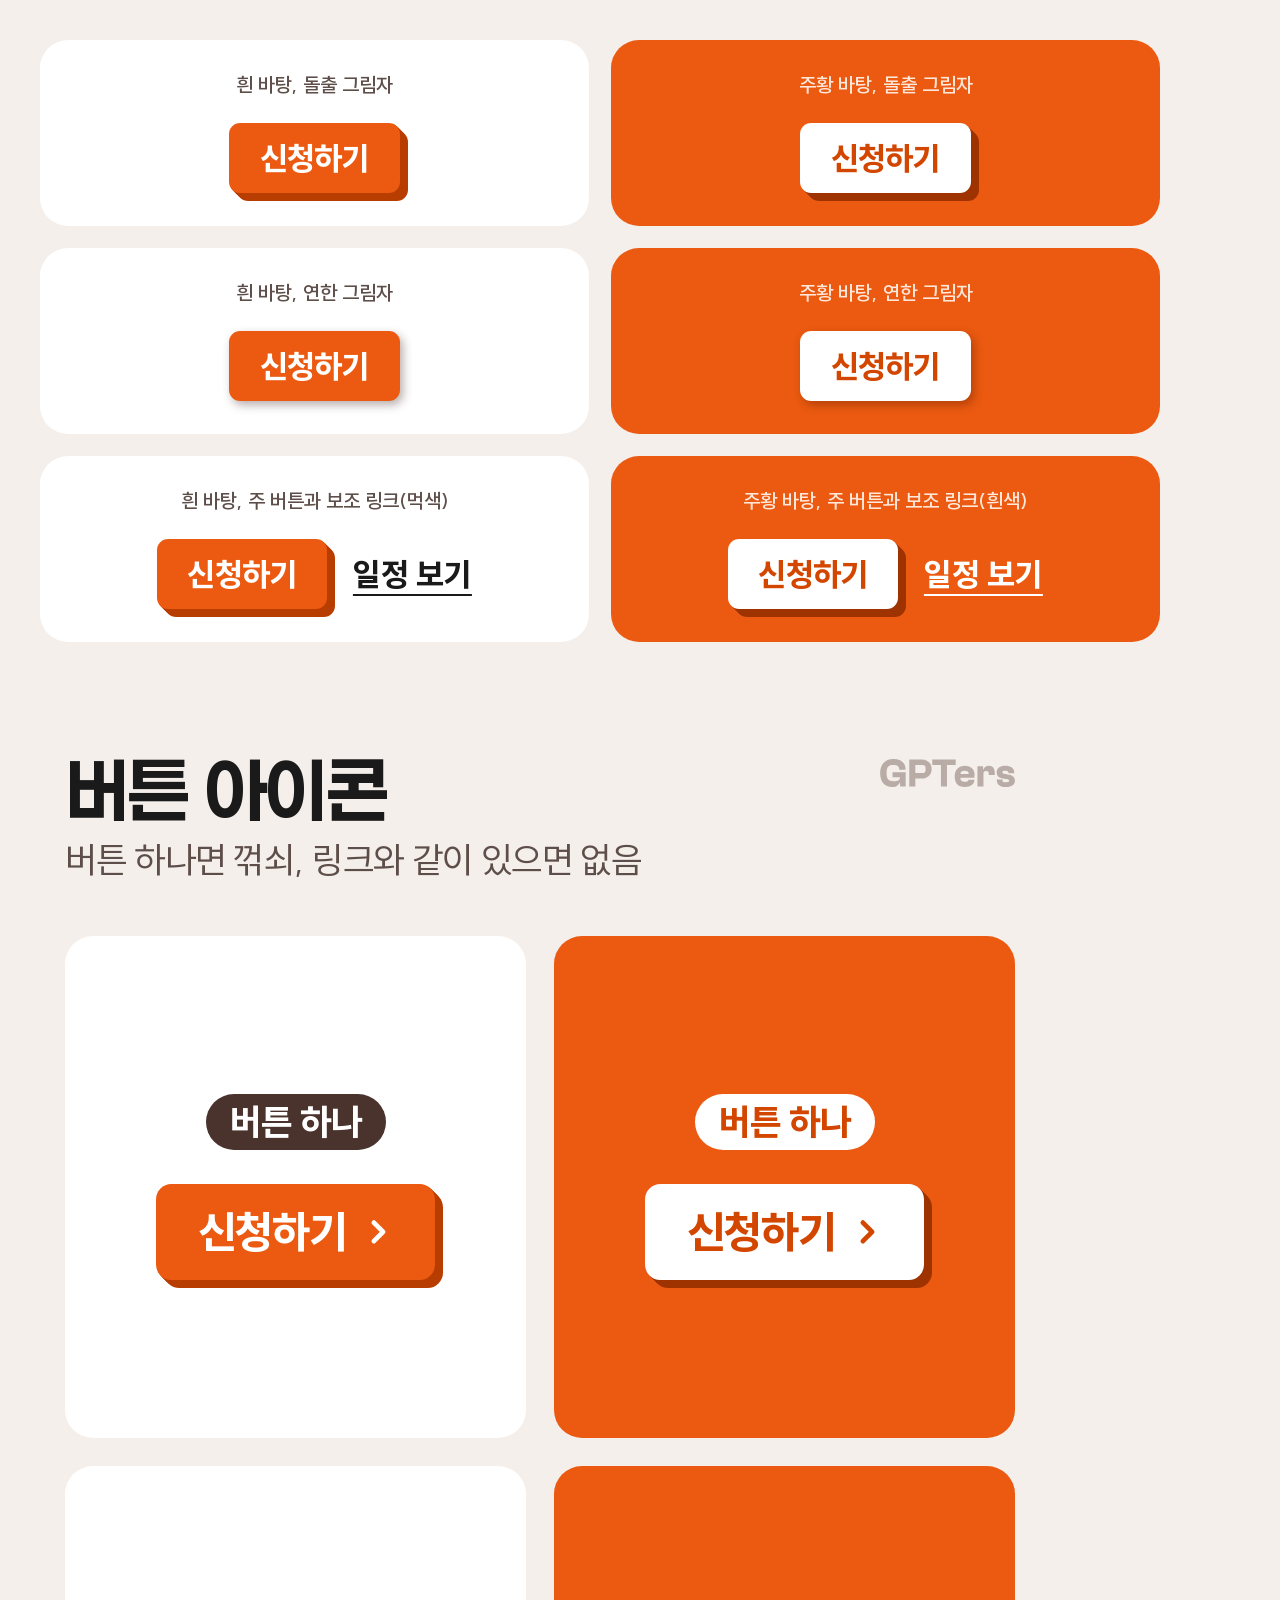
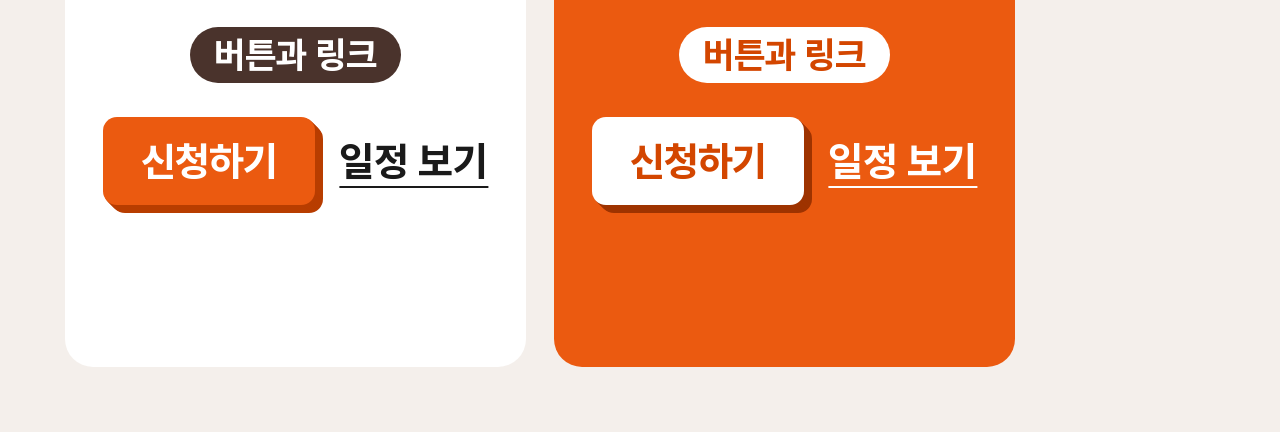
<file: assets/examples/card-buttons.html>
<!doctype html><html><head><meta charset="utf-8"><style>@font-face{font-family:SUIT;font-weight:400;src:url(../fonts/SUIT-Regular.woff2)}
@font-face{font-family:SUIT;font-weight:600;src:url(../fonts/SUIT-SemiBold.woff2)}
@font-face{font-family:SUIT;font-weight:800;src:url(../fonts/SUIT-ExtraBold.woff2)}
@font-face{font-family:Paperlogy;font-weight:700;src:url(../fonts/Paperlogy-7Bold.ttf)}
*{box-sizing:border-box}body{margin:0;background:#F4EFEB;color:#1A1A1A;font-family:SUIT}
/* 버튼 부품: 배너 키트 .gb-cta·.gb-link와 같은 값 */
.btn{display:inline-flex;align-items:center;gap:.35em;font:800 1em/1 SUIT;letter-spacing:-.02em;padding:.6em .95em;border-radius:.35em;background:#EB5A10;color:#fff;white-space:nowrap}
.pop{box-shadow:1px 1px 0 #B83D00,2px 2px 0 #B83D00,3px 3px 0 #B83D00,4px 4px 0 #B83D00,5px 5px 0 #B83D00,6px 6px 0 #B83D00,7px 7px 0 #B83D00,8px 8px 0 #B83D00}
.soft{box-shadow:3px 4px 10px rgba(74,51,44,.40)}
.on .btn{background:#fff;color:#D34600}
.on .pop{box-shadow:1px 1px 0 #9E3300,2px 2px 0 #9E3300,3px 3px 0 #9E3300,4px 4px 0 #9E3300,5px 5px 0 #9E3300,6px 6px 0 #9E3300,7px 7px 0 #9E3300,8px 8px 0 #9E3300}
.on .soft{box-shadow:3px 4px 10px rgba(110,36,0,.45)}
.lnk{font:800 1em/1 SUIT;text-decoration:underline;text-decoration-thickness:2px;text-underline-offset:.25em;color:inherit;white-space:nowrap}
.btn svg{width:.72em;height:.72em;flex:none}
.row{display:flex;align-items:center;justify-content:center;gap:.8em}
.p{background:#fff;border-radius:28px;display:flex;flex-direction:column;align-items:center;justify-content:center}
.p.on{background:#EB5A10;color:#fff}
.p em{font:600 1em/1.2 SUIT;font-style:normal;color:#5E4E49}
.p.on em{color:#FFE7DA}
/* 가로형: 버튼 모음 1200 */
#buttons{width:1200px;padding:40px;display:grid;grid-template-columns:1fr 1fr;gap:22px}
#buttons .p{height:186px;gap:26px;font-size:20px}
#buttons .row{font-size:32px}
/* 세로형 1080×1350: 버튼 아이콘 */
.v{width:1080px;height:1350px;padding:65px;display:flex;flex-direction:column;position:relative}
.hd{display:flex;justify-content:space-between;align-items:flex-start}
.lg{width:135px;flex:none;margin-top:12px}
h1{margin:0;font:700 72px/1.2 Paperlogy;letter-spacing:-.02em}
.sub{margin-top:4px;font:400 36px/1.3 SUIT;color:#5E4E49;letter-spacing:-.01em}
#icons .g{flex:1;display:grid;grid-template-columns:1fr 1fr;grid-template-rows:1fr 1fr;gap:28px;margin-top:52px}
#icons .p{gap:34px;font-size:36px}
#icons .row{font-size:44px}
#icons .row.two{font-size:40px;gap:.6em}
.tag{font:800 36px/1 SUIT;padding:10px 24px;border-radius:999px;background:#4A332C;color:#fff}
.on .tag{background:#fff;color:#D34600}
</style></head><body>
<div id="buttons">
  <div class="p"><em>흰 바탕, 돌출 그림자</em><div class="row"><span class="btn pop">신청하기</span></div></div>
  <div class="p on"><em>주황 바탕, 돌출 그림자</em><div class="row"><span class="btn pop">신청하기</span></div></div>
  <div class="p"><em>흰 바탕, 연한 그림자</em><div class="row"><span class="btn soft">신청하기</span></div></div>
  <div class="p on"><em>주황 바탕, 연한 그림자</em><div class="row"><span class="btn soft">신청하기</span></div></div>
  <div class="p"><em>흰 바탕, 주 버튼과 보조 링크(먹색)</em><div class="row"><span class="btn pop">신청하기</span><span class="lnk">일정 보기</span></div></div>
  <div class="p on"><em>주황 바탕, 주 버튼과 보조 링크(흰색)</em><div class="row"><span class="btn pop">신청하기</span><span class="lnk">일정 보기</span></div></div>
</div>
<div class="v" id="icons">
  <div class="hd"><h1>버튼 아이콘</h1><img class="lg" src="../logo/wordmark-gray-warm.svg"></div>
  <div class="sub">버튼 하나면 꺾쇠, 링크와 같이 있으면 없음</div>
  <div class="g">
    <div class="p"><span class="tag">버튼 하나</span><div class="row"><span class="btn pop">신청하기<svg viewBox="0 0 24 24" fill="none" stroke="currentColor" stroke-width="3.6" stroke-linecap="round" stroke-linejoin="round"><path d="M9 5l7 7-7 7"/></svg></span></div></div>
    <div class="p on"><span class="tag">버튼 하나</span><div class="row"><span class="btn pop">신청하기<svg viewBox="0 0 24 24" fill="none" stroke="currentColor" stroke-width="3.6" stroke-linecap="round" stroke-linejoin="round"><path d="M9 5l7 7-7 7"/></svg></span></div></div>
    <div class="p"><span class="tag">버튼과 링크</span><div class="row two"><span class="btn pop">신청하기</span><span class="lnk">일정 보기</span></div></div>
    <div class="p on"><span class="tag">버튼과 링크</span><div class="row two"><span class="btn pop">신청하기</span><span class="lnk">일정 보기</span></div></div>
  </div>
</div>
</body></html>
</file>
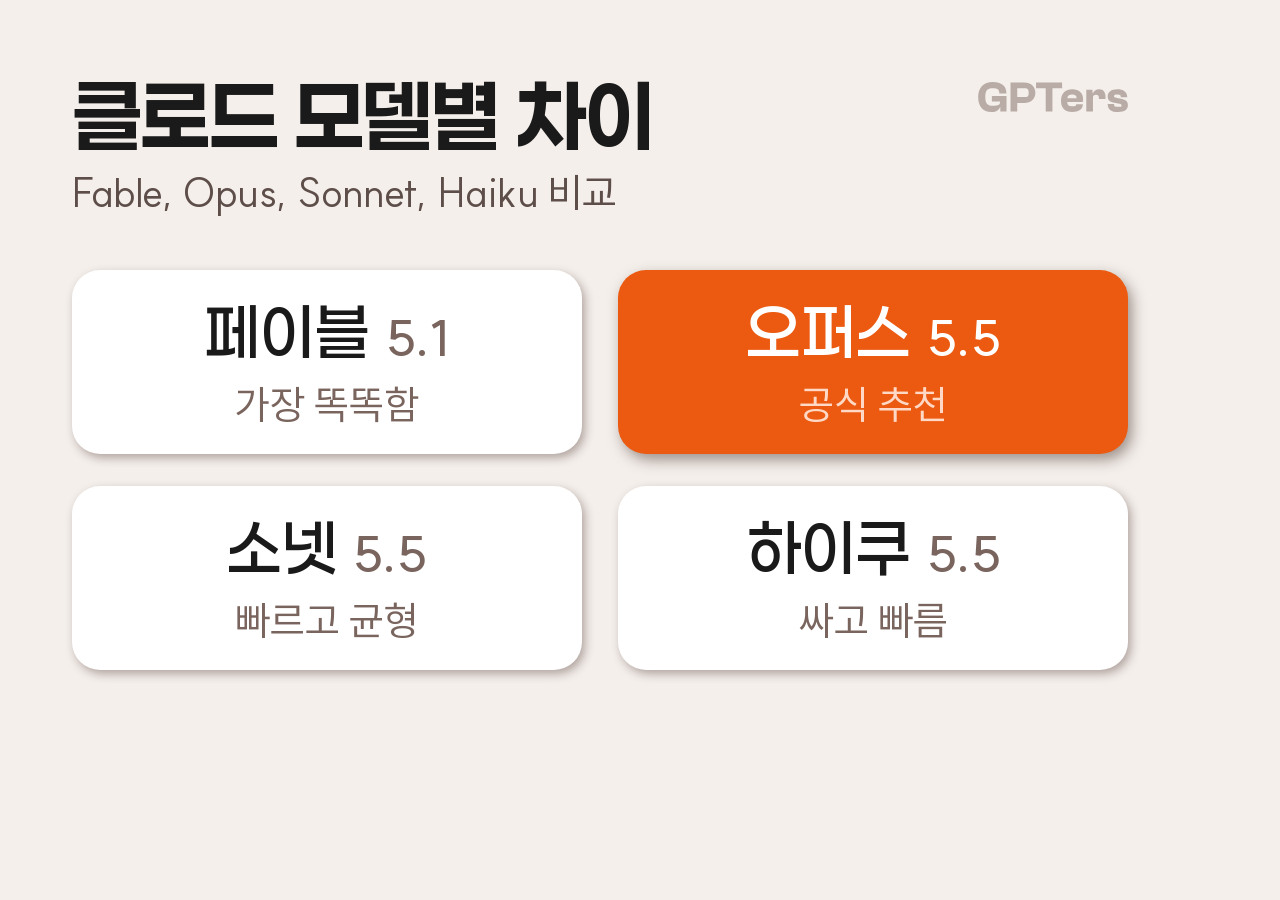
<file: assets/examples/card-compare-2x2.html>
<!doctype html><html><head><meta charset="utf-8"><style>@font-face{font-family:SUIT;font-weight:400;src:url(../fonts/SUIT-Regular.woff2)}
@font-face{font-family:SUIT;font-weight:600;src:url(../fonts/SUIT-SemiBold.woff2)}
@font-face{font-family:SUIT;font-weight:800;src:url(../fonts/SUIT-ExtraBold.woff2)}
@font-face{font-family:Paperlogy;font-weight:700;src:url(../fonts/Paperlogy-7Bold.ttf)}
@font-face{font-family:Paperlogy;font-weight:500;src:url(../fonts/Paperlogy-5Medium.ttf)}
*{box-sizing:border-box}body{margin:0;background:#F4EFEB;color:#1A1A1A}
.art{width:1200px;padding:68px 72px 83px;position:relative}
h1{margin:0;font:700 80px/1.2 Paperlogy;letter-spacing:-.02em}
.sub{margin-top:2px;font:400 40px/1.3 SUIT;color:#5E4E49;letter-spacing:-.01em}
.g{display:grid;grid-template-columns:1fr 1fr;gap:32px 36px;margin-top:52px}
.card{background:#fff;border:none;box-shadow:var(--s);border-radius:28px;height:184px;padding:0 44px;display:flex;flex-direction:column;justify-content:center;align-items:center;text-align:center;gap:10px}
.card.on{background:#EB5A10;box-shadow:var(--so)}
.top{display:flex;justify-content:center;align-items:baseline;gap:16px}
b{font:500 62px/1.15 Paperlogy;color:#1A1A1A} i{font:600 50px SUIT;font-style:normal;color:#7A655E}
s{text-decoration:none;font:400 40px SUIT;color:#7A655E}
.on b,.on i{color:#fff}.on s{color:#FFD9C6}
.hd{display:flex;justify-content:space-between;align-items:flex-start}.lg{width:150px;flex:none;margin-top:13.6px}</style></head><body><div class="art" id="a" style="--s:3px 4px 10px rgba(74,51,44,.40);--so:4px 6px 14px rgba(74,51,44,.50)">
<div class="hd"><h1>클로드 모델별 차이</h1><img class="lg" src="../logo/wordmark-gray-warm.svg"></div><div class="sub">Fable, Opus, Sonnet, Haiku 비교</div><div class="g"><div class="card"><div class="top"><b>페이블</b><i>5.1</i></div><s>가장 똑똑함</s></div><div class="card on"><div class="top"><b>오퍼스</b><i>5.5</i></div><s>공식 추천</s></div><div class="card"><div class="top"><b>소넷</b><i>5.5</i></div><s>빠르고 균형</s></div><div class="card"><div class="top"><b>하이쿠</b><i>5.5</i></div><s>싸고 빠름</s></div></div></div></body></html>
</file>
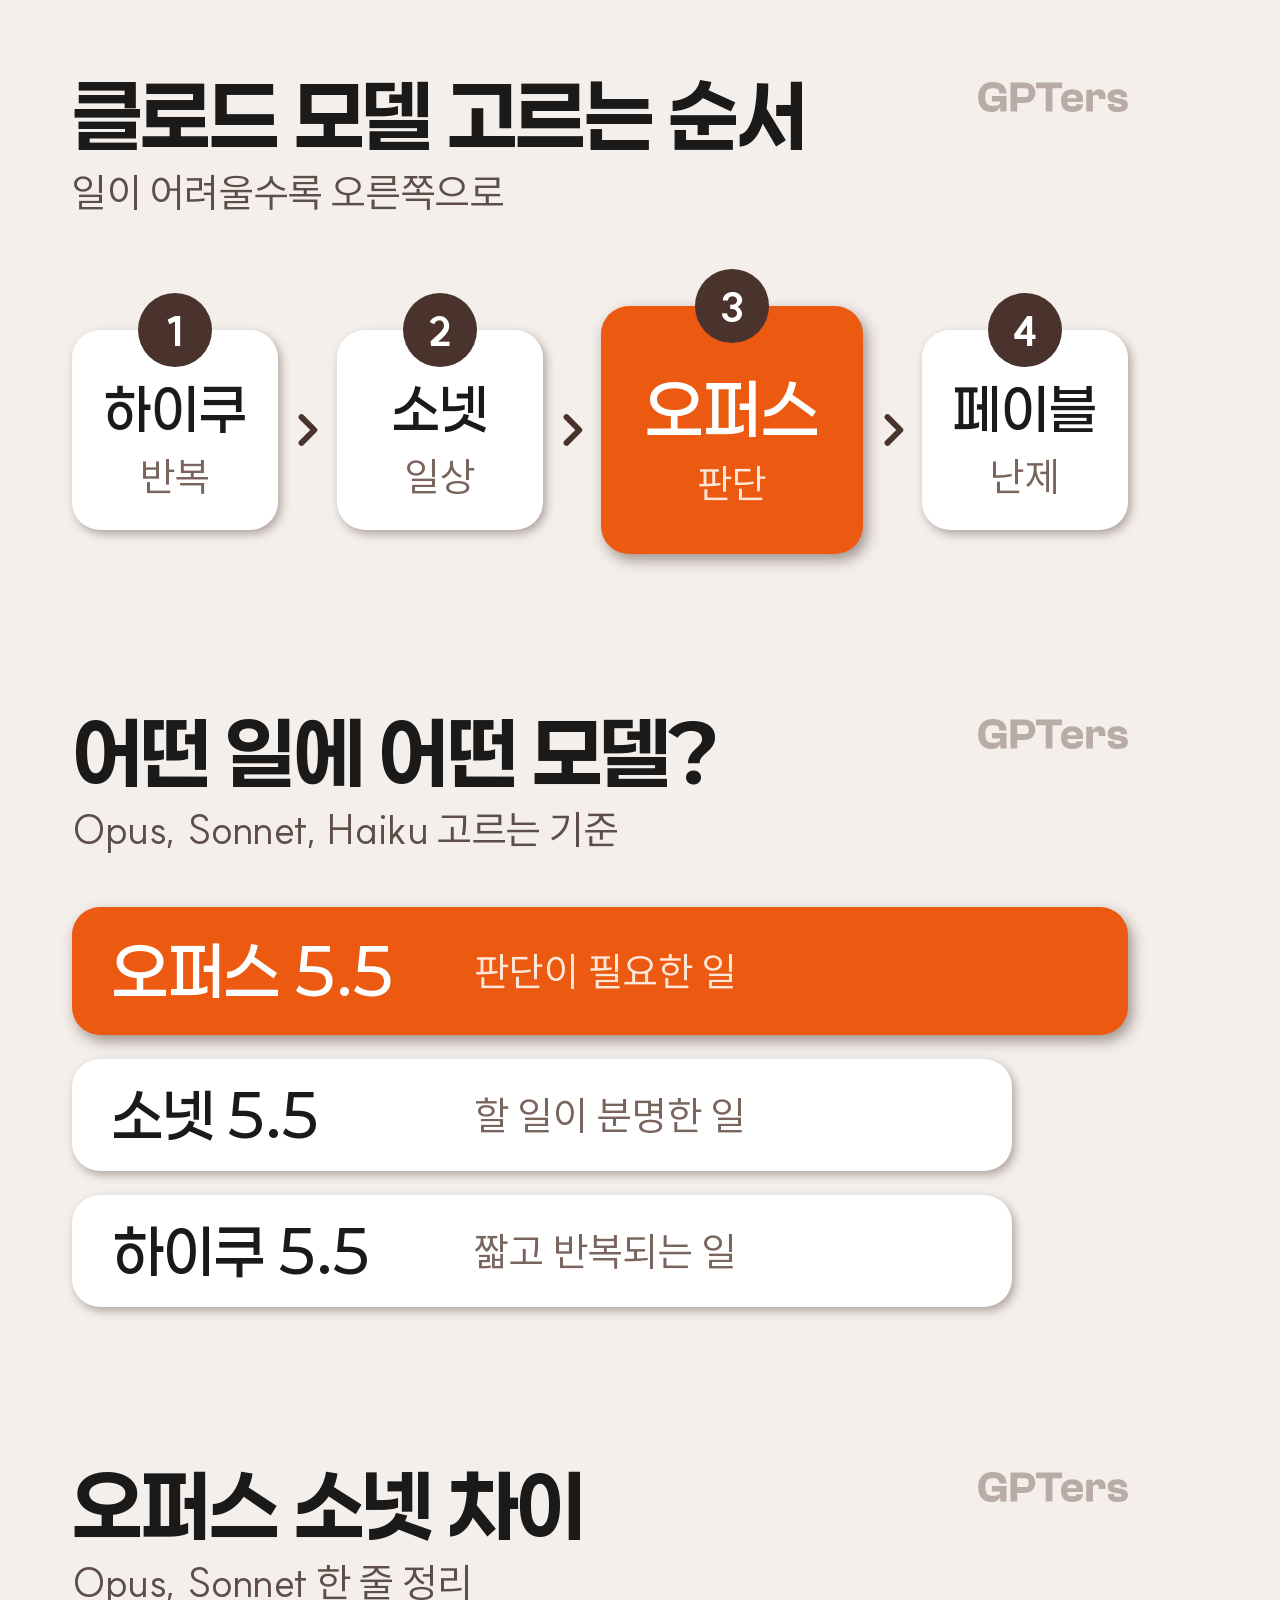
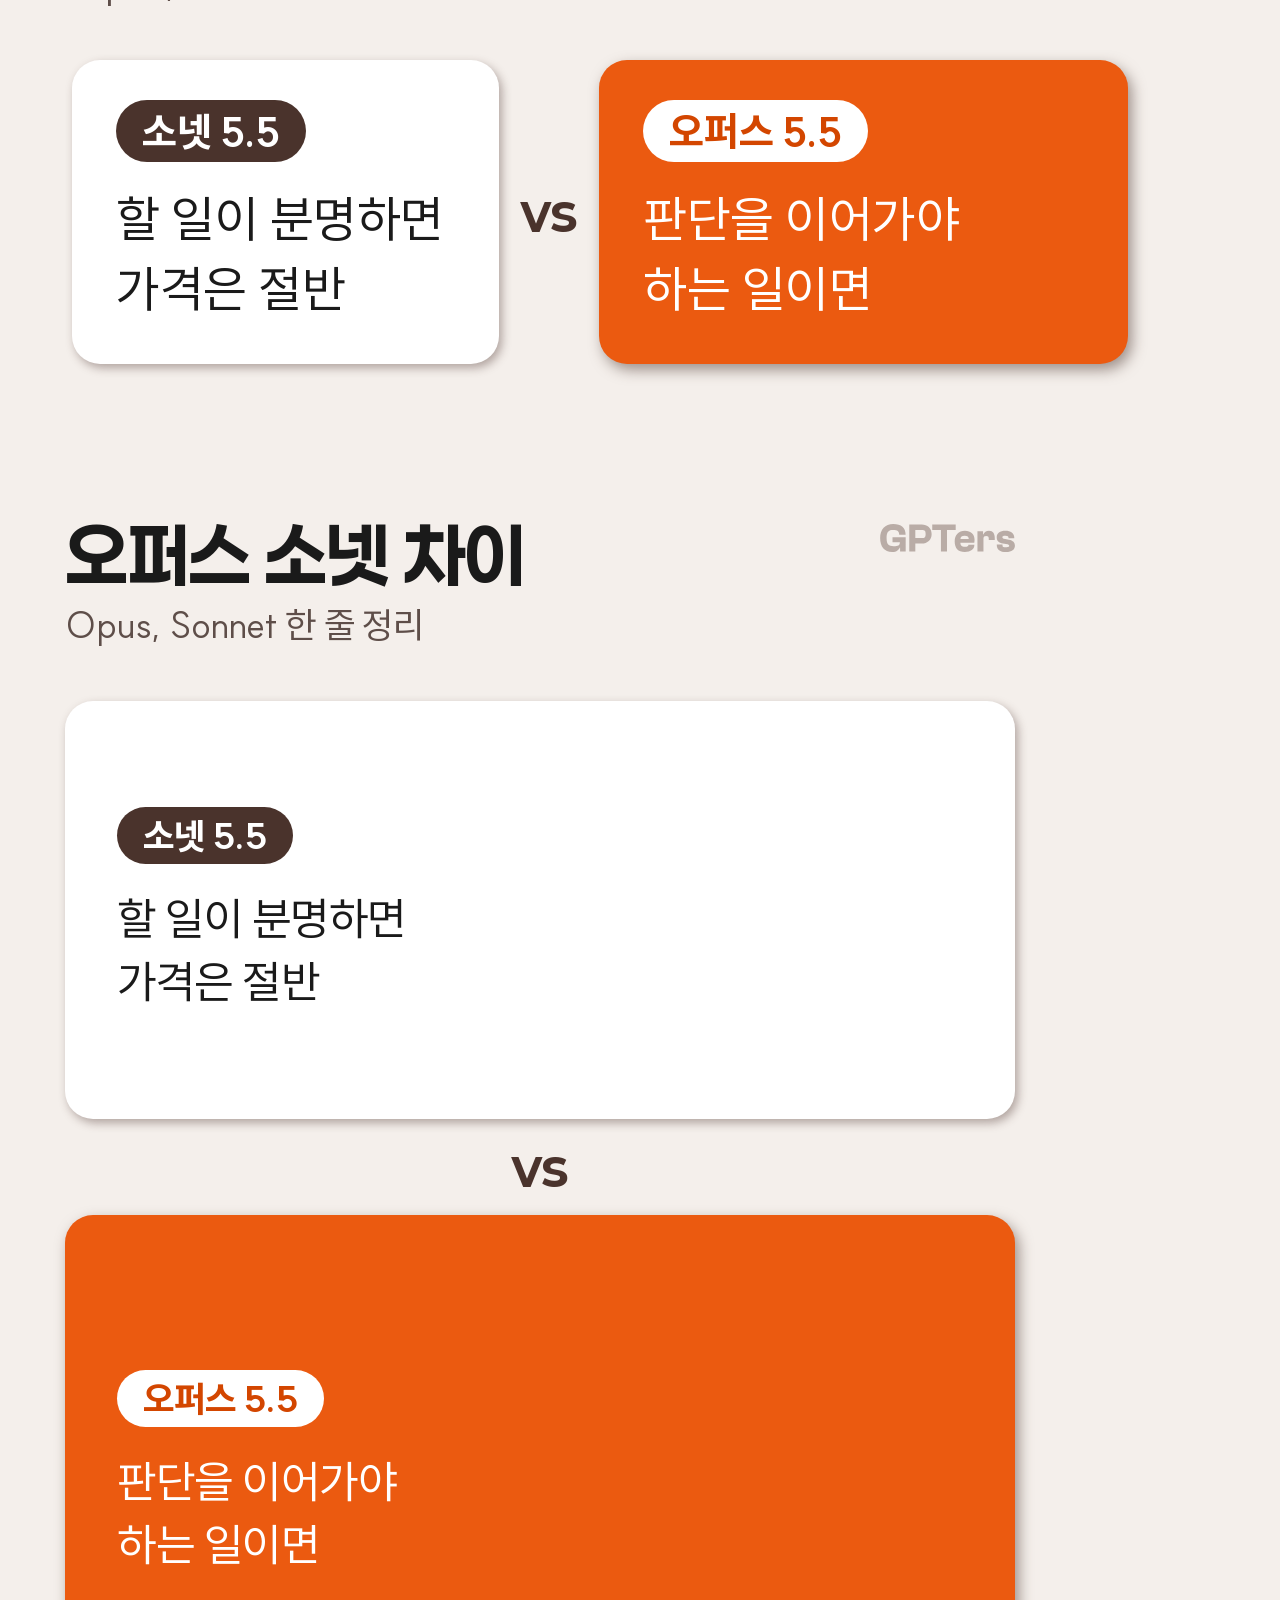
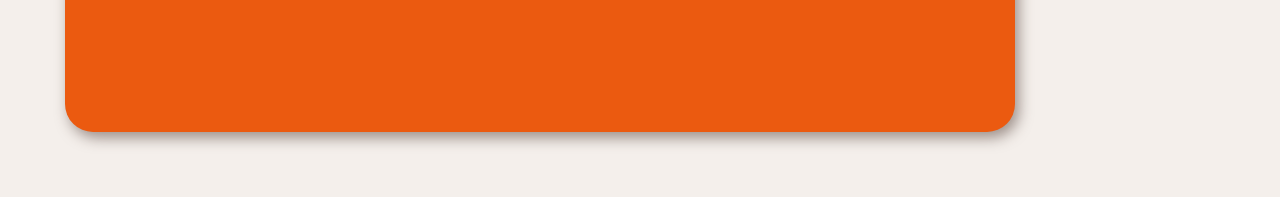
<file: assets/examples/card-formats.html>
<!doctype html><html><head><meta charset="utf-8"><style>@font-face{font-family:SUIT;font-weight:400;src:url(../fonts/SUIT-Regular.woff2)}
@font-face{font-family:SUIT;font-weight:600;src:url(../fonts/SUIT-SemiBold.woff2)}
@font-face{font-family:SUIT;font-weight:800;src:url(../fonts/SUIT-ExtraBold.woff2)}
@font-face{font-family:Paperlogy;font-weight:500;src:url(../fonts/Paperlogy-5Medium.ttf)}
@font-face{font-family:Paperlogy;font-weight:700;src:url(../fonts/Paperlogy-7Bold.ttf)}
*{box-sizing:border-box}body{margin:0;background:#F4EFEB;color:#1A1A1A}
.art{width:1200px;padding:68px 72px 83px;position:relative;background:#F4EFEB}
.hd{display:flex;justify-content:space-between;align-items:flex-start}
.lg{width:150px;flex:none;margin-top:13.6px}
h1{margin:0;font:700 80px/1.2 Paperlogy;letter-spacing:-.02em}
.sub{margin-top:2px;font:400 40px/1.3 SUIT;color:#5E4E49;letter-spacing:-.01em}
.card{background:#fff;border-radius:28px;box-shadow:3px 4px 10px rgba(74,51,44,.40)}
.card.on{background:#EB5A10;box-shadow:4px 6px 14px rgba(74,51,44,.50)}
b{font-weight:500} s{text-decoration:none} i{font-style:normal}
.on b,.on i,.on q{color:#fff!important} .on s{color:#FFE7DA!important}
.cap{font:400 40px SUIT;color:#7A655E}
/* steps */
.st{display:flex;align-items:center;justify-content:space-between;margin-top:88px}
.st .card{position:relative;width:206px;height:200px;display:flex;flex-direction:column;align-items:center;justify-content:center;gap:10px;padding-top:18px}
.st .card.on{width:262px;height:248px}
.n{position:absolute;top:-37px;left:50%;transform:translateX(-50%);width:74px;height:74px;border-radius:999px;background:#4A332C;color:#fff;font:800 40px SUIT;display:flex;align-items:center;justify-content:center}
.st b{font:500 54px Paperlogy;white-space:nowrap}.st .on b{font-size:66px}
/* list */
.ls{display:flex;flex-direction:column;gap:24px;margin-top:52px}
.ls .card{display:flex;align-items:center;gap:32px;padding:0 40px;height:112px;width:940px}
.ls .card.on{width:1056px;height:128px}
.ls b{font:500 58px Paperlogy;width:330px;flex:none}.ls .on b{font-size:64px}
/* vs */
.vs{display:flex;align-items:stretch;margin-top:52px}
.p{flex:1;padding:40px 44px;display:flex;flex-direction:column;gap:22px}
.p.on{flex:1.3}
.t{align-self:flex-start;font:800 40px SUIT;padding:6px 26px;border-radius:999px;background:#4A332C;color:#fff}
.on .t{background:#fff;color:#D34600}
.p q{font:400 50px/1.4 SUIT;quotes:none;letter-spacing:-.01em}
.mid{width:100px;display:flex;align-items:center;justify-content:center;font:700 50px Paperlogy;color:#4A332C}
/* vs 세로형 1080×1350 */
#ex-vs-v{width:1080px;height:1350px;padding:65px;display:flex;flex-direction:column}
#ex-vs-v .lg{width:135px;margin-top:12px}
#ex-vs-v h1{font-size:72px}
#ex-vs-v .sub{font-size:36px;margin-top:4px}
.vv{flex:1;display:flex;flex-direction:column;margin-top:52px}
.vv .p{flex:1;padding:44px 52px;justify-content:center;gap:24px}
.vv .p.on{flex:1.3}
.vv .t{font-size:36px}
.vv .p q{font-size:45px}
.vv .mid{width:auto;height:96px}
</style></head><body><div class="art" id="ex-steps"><div class="hd"><h1>클로드 모델 고르는 순서</h1><img class="lg" src="../logo/wordmark-gray-warm.svg"></div><div class="sub">일이 어려울수록 오른쪽으로</div><div class="st"><div class="card"><div class="n">1</div><b>하이쿠</b><s class="cap">반복</s></div><svg width="44" height="44" viewBox="0 0 24 24" fill="none" stroke="#4A332C" stroke-width="3.2" stroke-linecap="round" stroke-linejoin="round"><path d="M9 5l7 7-7 7"/></svg><div class="card"><div class="n">2</div><b>소넷</b><s class="cap">일상</s></div><svg width="44" height="44" viewBox="0 0 24 24" fill="none" stroke="#4A332C" stroke-width="3.2" stroke-linecap="round" stroke-linejoin="round"><path d="M9 5l7 7-7 7"/></svg><div class="card on"><div class="n">3</div><b>오퍼스</b><s class="cap">판단</s></div><svg width="44" height="44" viewBox="0 0 24 24" fill="none" stroke="#4A332C" stroke-width="3.2" stroke-linecap="round" stroke-linejoin="round"><path d="M9 5l7 7-7 7"/></svg><div class="card"><div class="n">4</div><b>페이블</b><s class="cap">난제</s></div></div></div><div class="art" id="ex-list"><div class="hd"><h1>어떤 일에 어떤 모델?</h1><img class="lg" src="../logo/wordmark-gray-warm.svg"></div><div class="sub">Opus, Sonnet, Haiku 고르는 기준</div><div class="ls"><div class="card on"><b>오퍼스 5.5</b><s class="cap">판단이 필요한 일</s></div><div class="card"><b>소넷 5.5</b><s class="cap">할 일이 분명한 일</s></div><div class="card"><b>하이쿠 5.5</b><s class="cap">짧고 반복되는 일</s></div></div></div><div class="art" id="ex-vs"><div class="hd"><h1>오퍼스 소넷 차이</h1><img class="lg" src="../logo/wordmark-gray-warm.svg"></div><div class="sub">Opus, Sonnet 한 줄 정리</div><div class="vs"><div class="card p"><span class="t">소넷 5.5</span><q>할 일이 분명하면<br>가격은 절반</q></div><div class="mid">vs</div><div class="card on p"><span class="t">오퍼스 5.5</span><q>판단을 이어가야<br>하는 일이면</q></div></div></div><div class="art" id="ex-vs-v"><div class="hd"><h1>오퍼스 소넷 차이</h1><img class="lg" src="../logo/wordmark-gray-warm.svg"></div><div class="sub">Opus, Sonnet 한 줄 정리</div><div class="vv"><div class="card p"><span class="t">소넷 5.5</span><q>할 일이 분명하면<br>가격은 절반</q></div><div class="mid">vs</div><div class="card p on"><span class="t">오퍼스 5.5</span><q>판단을 이어가야<br>하는 일이면</q></div></div></div>
</body></html>
</file>
<file: assets/kit/banner-kit.css>
/* GPTers 배너 부품(컴포넌트) v2 — 2026-10-19
   모든 크기는 배너 가로 --W 기준 비율(폰은 가로폭에 맞춰 줄이므로 가로 비율이 실제 보이는 크기를 정한다).
   사용: <div class="gb" style="--W:1080px;--H:650px"> ... </div>
   굵기(10/22): 페이퍼로지 700·500·300, SUIT 800·600·400, 900 안 씀. 라벨·버튼 SUIT 800, 주황 바탕 서브 600, 서브 400.
   간격은 실제 글자(잉크) 기준 두 가지만: 좁게 = 헤드 크기의 0.3배(라벨-헤드, 헤드-서브), 넓게 = 0.5배(헤드·서브-버튼).
   아래 margin 값은 상자 여백이라 잉크 간격이 그렇게 보이도록 10/19 실측으로 역산한 값이다. 근소한 차이는 만들지 않는다. */
.gb{--head:calc(var(--W)*0.105);--label:calc(var(--W)*0.033);--small:calc(var(--W)*0.046);--btn:calc(var(--W)*0.04);--pad:calc(var(--W)*0.06);
  position:relative;width:var(--W);height:var(--H);overflow:hidden;font-family:'SUIT',sans-serif;color:#1A1A1A}
.gb--dark{color:#FFFFFF}
.gb-art{position:absolute;inset:0;background-size:cover;background-position:center}

/* 글자 덩어리: 왼쪽 여백 6%W, 세로 가운데(위아래 여백이 같게). 폭은 52%W까지(오른쪽 약 40%W는 그림 자리) */
.gb-text{position:absolute;left:var(--pad);top:50%;transform:translateY(-50%);max-width:calc(var(--W)*0.52)}
.gb-text--top{top:var(--pad);transform:none}
.gb-text--middle{top:50%;transform:translateY(-50%)}
.gb-text--top-center{left:50%;transform:translateX(-50%);top:var(--pad);max-width:calc(var(--W)*0.88);text-align:center}
.gb-text--bottom-center{left:50%;transform:translateX(-50%);top:auto;bottom:var(--pad);max-width:calc(var(--W)*0.88);text-align:center}

/* 라벨: 알약, SUIT 800, 3.3%W(하한). 크기 대신 모양으로 구분. 라이브는 .live(빨간 점) */
.gb-label{display:inline-flex;align-items:center;gap:.45em;font-family:'SUIT';font-weight:800;font-size:var(--label);line-height:1.2;letter-spacing:-0.01em;padding:.32em .8em;border-radius:999px;background:#1A1A1A;color:#fff}
.gb--dark .gb-label,.gb--orange .gb-label{background:#fff;color:#D34600}
.gb-label.live::before{content:"";width:.55em;height:.55em;border-radius:50%;background:#FF3B30;box-shadow:0 0 0 .18em rgba(255,59,48,.25)} /* --gp-live */
.gb--dark .gb-label{background:#fff;color:#1A1A1A}
/* 헤드카피: 페이퍼로지 700, 9%W, 뜻 단위 두 줄. 굵은 제목은 글자 앞 여백만큼 당겨 라벨·서브카피와 실제 글자 시작선을 맞춘다(실측) */
.gb-head{font-family:'Paperlogy';font-weight:700;font-size:var(--head);line-height:1.12;letter-spacing:-0.02em;white-space:nowrap;margin-left:-0.04em}
.gb-label+.gb-head{margin-top:calc(var(--head)*0.17)}   /* 잉크 간격 0.3배 */
.gb-head--m{font-size:calc(var(--W)*0.085)}   /* 문구가 길 때 */
.gb--wide{--head:calc(var(--W)*0.11)}          /* 그림 없는 지면: 글자 영역 88%W, 헤드 11%W */
.gb--wide .gb-text{max-width:calc(var(--W)*0.88)}
.gb-head .gb-light{font-weight:500}            /* 한 제목 안에서 덜 강조할 줄 */
.gb-accent{color:#EB5A10}
.gb--dark .gb-accent{color:#EB5A10}
/* 서브카피: SUIT 400(주황 바탕은 600), 라벨과 같은 3.7%W. 헤드와 좁은 간격 */
.gb-sub{font-family:'SUIT';font-weight:400;font-size:var(--small);line-height:1.35;letter-spacing:-0.01em;margin-top:calc(var(--head)*0.08)}
.gb-sub{color:#5E4E49}
.gb--dark .gb-sub{color:rgba(255,255,255,.86)}
.gb--orange .gb-sub{color:#fff;font-weight:600}

/* 버튼: 배너(이미지)에는 버튼 하나만. 이미지라 눌리는 곳이 하나뿐이니 보조 링크(.gb-link)는 넣지 않는다(랜딩·웹 화면에서만).
   한 장에 주 버튼 하나. 흰 바탕은 주황 면, 주황·어두운 바탕은 흰 면 + 주황 글자. 헤드와 넓은 간격.
   돌출 그림자는 바탕색을 진하게 한 색으로 1px씩 쌓는다(모서리 틈 방지). 보조는 .gb-link(밑줄 링크) */
.gb-cta{display:inline-flex;align-items:center;gap:.35em;margin-top:calc(var(--head)*0.37);font-family:'SUIT';font-weight:800;font-size:var(--btn);line-height:1;letter-spacing:-0.02em;
  padding:.6em .95em;border-radius:.35em;background:#EB5A10;color:#fff;
  box-shadow:1px 1px 0 #B83D00,2px 2px 0 #B83D00,3px 3px 0 #B83D00,4px 4px 0 #B83D00,5px 5px 0 #B83D00,6px 6px 0 #B83D00,7px 7px 0 #B83D00,8px 8px 0 #B83D00}
.gb--orange .gb-cta{background:#fff;color:#D34600;box-shadow:1px 1px 0 #9E3300,2px 2px 0 #9E3300,3px 3px 0 #9E3300,4px 4px 0 #9E3300,5px 5px 0 #9E3300,6px 6px 0 #9E3300,7px 7px 0 #9E3300,8px 8px 0 #9E3300}
.gb--dark .gb-cta{background:#EB5A10;color:#fff;box-shadow:1px 1px 0 #9E3300,2px 2px 0 #9E3300,3px 3px 0 #9E3300,4px 4px 0 #9E3300,5px 5px 0 #9E3300,6px 6px 0 #9E3300,7px 7px 0 #9E3300,8px 8px 0 #9E3300}
.gb-cta svg{width:.85em;height:.85em;margin-left:.05em}
.gb-actions{display:flex;align-items:center;gap:.8em;margin-top:calc(var(--head)*0.37);white-space:nowrap;font-size:var(--small)}
.gb-actions .gb-cta{margin-top:0}
.gb-actions .gb-link{margin:0}
.gb-link{display:inline-block;margin:calc(var(--head)*0.37) 0 0 .8em;font-family:'SUIT';font-weight:800;font-size:var(--small);text-decoration:underline;text-decoration-thickness:2px;text-underline-offset:.25em;color:inherit}
.gb--orange{background:#EB5A10;color:#fff}

/* 외곽선: 요청 시에만 */
.gb-stroke{-webkit-text-stroke:calc(var(--W)*0.004) #FFFFFF;paint-order:stroke fill}
/* 로고: 넣기로 했을 때만. 여백과 같은 6%W 모서리, 폭 11%W. 판매·모집 배너는 주황 55%(어두운 바탕은 흰색), 정보형은 회색 단색 */
.gb-logo{position:absolute;right:var(--pad);bottom:var(--pad);width:calc(var(--W)*0.11);opacity:.55}

/* 글자 대비: 그림은 늘 캔버스 전체에 장면째 깔고, 글자 쪽에 그라데이션을 얹는다(단색 판으로 자르지 않는다) */
.gb-scrim{position:absolute;inset:0;background:linear-gradient(100deg,rgba(21,20,19,.72) 0%,rgba(21,20,19,.38) 34%,rgba(21,20,19,0) 56%)}
.gb-scrim--light{background:linear-gradient(100deg,rgba(250,248,246,.86) 0%,rgba(250,248,246,.45) 34%,rgba(250,248,246,0) 56%)}
.gb-scrim--top{background:linear-gradient(180deg,rgba(21,20,19,.7) 0%,rgba(21,20,19,0) 38%)}
.gb-scrim--bottom{background:linear-gradient(0deg,rgba(21,20,19,.7) 0%,rgba(21,20,19,0) 40%)}
</file>
<file: assets/kit/banner-slots.css>
/* GPTers 지면별 배너 예시 v0 (2026-10-06, 초안)
   banner-kit.css(위키 정본 복사본)는 건드리지 않고, 지면별 배치만 여기서 다룬다.
   글자 크기는 지면 원래 픽셀(native px) 기준. 실제 크기로 짠 뒤 페이지에서 축소해 보여준다.
   그림 자리는 CSS 도형(.gs-ui 화면 카드)으로 대신했다. 실제 제작은 멤버 결과물·실사용 화면 캡처, 모임 사진, 캐릭터 장면으로 바꾼다. */
.gs{position:relative;width:var(--W);height:var(--H);overflow:hidden;font-family:'SUIT',sans-serif;color:#1A1A1A;transform-origin:0 0;flex:none}
.gs *{box-sizing:border-box}
.gs-art{position:absolute;display:block;max-width:none}

/* 바탕 4종: 주황 / 다크 / 크림 / 틴트 */
.gs--orange{background:linear-gradient(135deg,#FF7A1A 0%,#EB5A10 55%,#D34600 100%);color:#fff}
.gs--dark{background:radial-gradient(circle at 88% 12%,rgba(235,90,16,.6) 0,rgba(235,90,16,0) 55%),#151413;color:#fff}
.gs--cream{background:#FAF8F6}
.gs--tint{background:#FEF2EC}
.gs--scene{background:#FDF4B1}

.gs-label{position:absolute;display:inline-flex;align-items:center;font-family:'SUIT';font-weight:800;line-height:1;letter-spacing:-0.02em;border-radius:999px;background:#151413;color:#fff;white-space:nowrap}
.gs--dark .gs-label{background:#fff;color:#151413}
.gs--orange .gs-label{background:#151413}
.gs-head{position:absolute;font-family:'Paperlogy';font-weight:700;line-height:1.12;letter-spacing:-0.02em;white-space:nowrap}
.gs-accent{color:#EB5A10}
.gs--dark .gs-accent{color:#FF7A1A}
.gs--orange .gs-accent{color:#FFE14D}
.gs-sub{position:absolute;font-family:'SUIT';font-weight:400;line-height:1.3;letter-spacing:-0.02em;white-space:nowrap}
.gs-num{position:absolute;font-family:'Clash Grotesk','Paperlogy',sans-serif;font-weight:500;line-height:1;letter-spacing:-0.03em;white-space:nowrap}

/* 글자 묶음(스택): 라벨 → 헤드 → 서브 → CTA를 한 틀에 세로로 쌓는다. 왼쪽 선 하나, 간격은 헤드 크기(--hs) 비율.
   좌표를 요소마다 찍지 않는다(간격이 제각각이 되고 왼쪽 선이 어긋난다). */
.gs-stack{position:absolute;display:flex;flex-direction:column;align-items:flex-start}
.gs-stack--middle{top:50%;transform:translateY(-50%)}
.gs .gs-stack>*{position:relative;left:auto;top:auto;right:auto;bottom:auto}
.gs-stack>.gs-label+*{margin-top:calc(var(--hs)*.30)}
.gs-stack>.gs-num+.gs-head{margin-top:calc(var(--hs)*.30)}
.gs-stack>.gs-head+.gs-sub{margin-top:calc(var(--hs)*.34)}
.gs-stack>.gs-head+.gs-cta,.gs-stack>.gs-sub+.gs-cta{margin-top:calc(var(--hs)*.50)}
/* 광학 정렬: 굵은 글자는 글자 앞 여백 때문에 안쪽으로 들어가 보인다 */
.gs-stack>.gs-head{margin-left:-0.05em}
.gs-stack>.gs-num{margin-left:-0.06em}
/* CTA: 글자가 굵게 18.7px 이상이면 #EB5A10, 그보다 작으면 흰 글자 대비 4.5를 맞추려고 #D34600.
   주황 바탕 위에서는 먹색 버튼 */
.gs-cta{position:absolute;display:inline-flex;align-items:center;justify-content:center;gap:.35em;font-family:'SUIT';font-weight:800;line-height:1;letter-spacing:-0.02em;color:#fff;background:#EB5A10;border-radius:8px;box-shadow:0 .1em 0 #B83D00;white-space:nowrap}
.gs-cta--small{background:#D34600;box-shadow:0 2px 0 #A83600}
.gs-cta--ink{background:#fff;color:#D34600;box-shadow:0 .1em 0 #9E3300}
.gs-cta--pill{border-radius:999px}
/* 하단 주황 띠 CTA (판매 카드뉴스 방식) */
.gs-strip{position:absolute;left:0;right:0;bottom:0;display:flex;align-items:center;justify-content:center;gap:.3em;background:#EB5A10;color:#fff;font-family:'Paperlogy';font-weight:700;letter-spacing:-0.02em}
/* 로고: 넣기로 한 지면에서만. 불투명도 55%로 배경에 녹임 */
.gs-logo{position:absolute;display:block;opacity:.55;height:auto}
.gs-tile{position:absolute;background:#EB5A10;display:flex;align-items:center;justify-content:center}
.gs-tile img{display:block}

/* 그림 자리: 실사용 화면 카드(CSS 도형). 크기·기울기는 인라인 */
.gs-ui{position:absolute;background:#fff;border-radius:var(--r,16px);box-shadow:0 22px 44px rgba(21,20,19,.28);overflow:hidden}
.gs-ui i{position:absolute;display:block}
.gs-ui .b{left:8%;top:9%;width:28%;height:8%;border-radius:999px;background:#EB5A10}
.gs-ui .l{left:8%;height:5.5%;border-radius:999px;background:#E6E1DB}
.gs-ui .l1{top:29%;width:70%}.gs-ui .l2{top:41%;width:84%}.gs-ui .l3{top:53%;width:56%}
.gs-ui .k{right:8%;bottom:8%;width:22%;aspect-ratio:1;border-radius:50%;background:#EB5A10;color:#fff;font-style:normal;font-weight:800;display:flex;align-items:center;justify-content:center;font-size:var(--k,28px)}
.gs-ui--tint{background:#FEF2EC}
.gs-ui--tint .l{background:#F6D9CB}
.gs-glow{position:absolute;border-radius:50%;background:radial-gradient(circle,rgba(255,225,77,.55) 0,rgba(255,225,77,0) 68%)}

/* 그림 가장자리를 배경색으로 녹이는 페이드(캐릭터 장면용) */
.fade-tb{-webkit-mask-image:linear-gradient(180deg,transparent 0,#000 16%,#000 82%,transparent 100%);mask-image:linear-gradient(180deg,transparent 0,#000 16%,#000 82%,transparent 100%)}
/* 안전 영역 표시(9:16) */
.gs-safe{position:absolute;left:0;right:0;background:repeating-linear-gradient(135deg,rgba(21,20,19,.16) 0 14px,rgba(21,20,19,.06) 14px 28px);color:#fff;font:800 28px/1 'SUIT';display:flex;align-items:center;justify-content:center;pointer-events:none;letter-spacing:-0.01em}
.gs-safe span{background:rgba(21,20,19,.78);padding:10px 20px;border-radius:999px}

/* 페이지 쪽: 카드·무대·스펙 */
.slot{background:#fff;border:1px solid #ECECEC;border-radius:16px;padding:20px 22px 22px;margin-top:16px}
.slot-hd{display:flex;align-items:center;gap:8px;flex-wrap:wrap;margin-bottom:12px}
.slot-hd b{font-family:'Paperlogy';font-weight:700;font-size:19px;letter-spacing:-0.02em;margin-right:4px}
.slot-stage{background:linear-gradient(#EEE9E3 1px,transparent 1px) 0 0/24px 24px,linear-gradient(90deg,#EEE9E3 1px,transparent 1px) 0 0/24px 24px,#FBFAF8;border:1px solid #ECECEC;border-radius:12px;padding:22px;display:flex;flex-direction:column;align-items:center;gap:14px}
.gs-fit{position:relative;flex:none;box-shadow:0 10px 30px rgba(0,0,0,.10),0 0 0 1px rgba(21,20,19,.08)}
.gs-fit .gs{position:absolute;left:0;top:0}
.slot-ext{display:flex;align-items:center;gap:10px;font-size:13px;color:#5A5A5A}
.slot-ext i{font-style:normal;display:inline-block;background:#EB5A10;color:#fff;font-weight:800;font-size:15px;padding:11px 20px;border-radius:8px}
.slot-spec{display:grid;grid-template-columns:repeat(4,minmax(0,1fr));gap:12px;margin-top:14px}
.slot-spec div{font-size:13.5px;line-height:1.55;color:#3a3a3a}
.slot-spec dt{font-size:11px;font-weight:800;letter-spacing:.06em;color:#5A5A5A;margin-bottom:3px}
.slot-spec dd{margin:0}
@media (max-width:1100px){.slot-spec{grid-template-columns:repeat(2,minmax(0,1fr))}}
@media (max-width:640px){.slot-spec{grid-template-columns:minmax(0,1fr)}}
</file>
